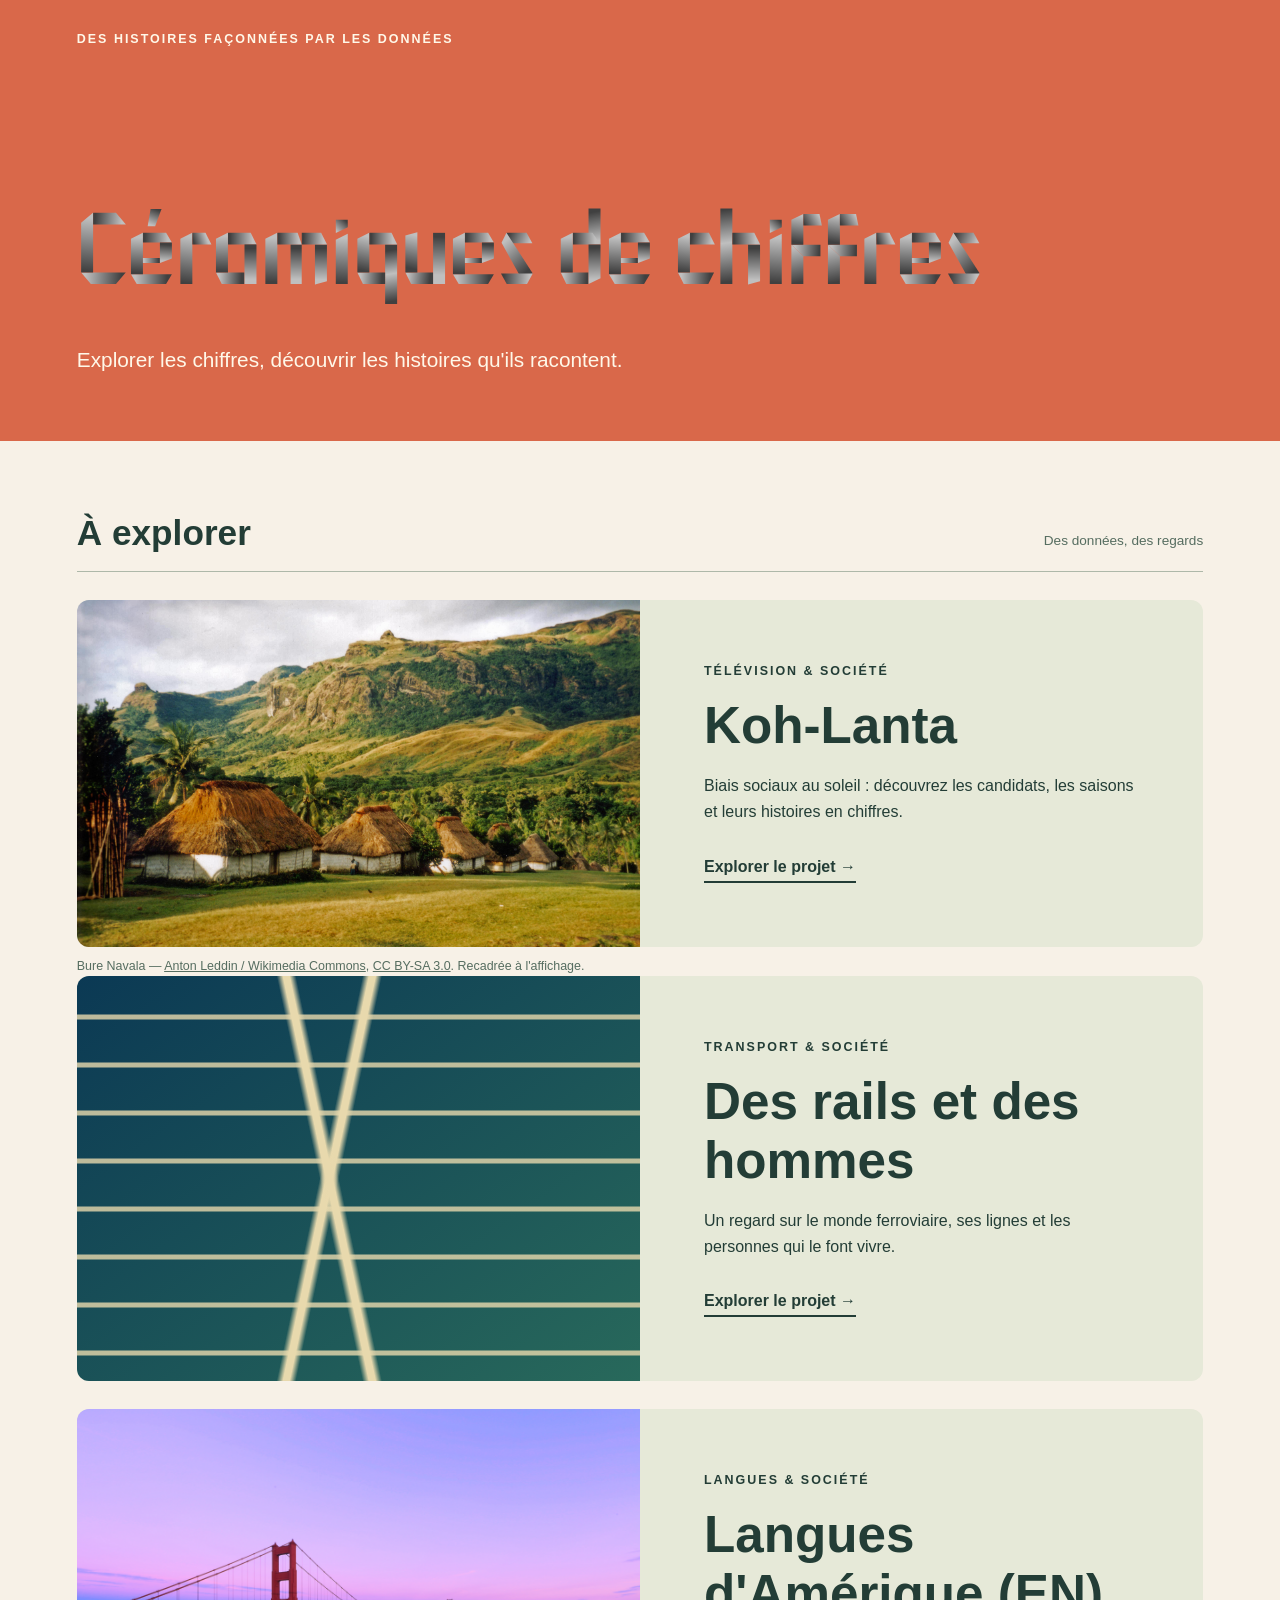
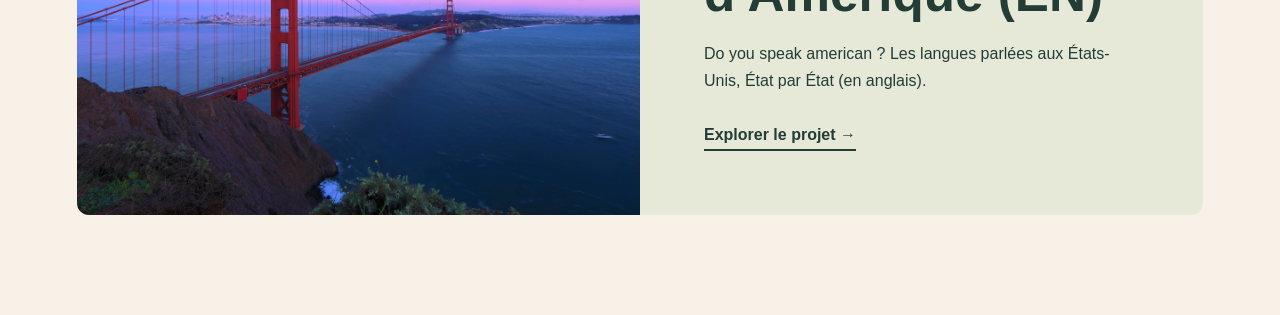
<file: index.html>
<!DOCTYPE html>
<html lang="fr">
<head>
    <meta charset="UTF-8">
    <meta name="viewport" content="width=device-width, initial-scale=1.0">
    <meta name="description" content="Des histoires et des données à explorer.">
    <title>Céramiques de chiffres</title>
    <link rel="preconnect" href="https://fonts.googleapis.com">
    <link rel="preconnect" href="https://fonts.gstatic.com" crossorigin>
    <link href="https://fonts.googleapis.com/css2?family=Foldit:wght@100..900&family=Oi&display=swap" rel="stylesheet">
    <style>
        * { box-sizing: border-box; }
        body {
            margin: 0;
            background: #f7f1e7;
            color: #233d36;
            font-family: 'Segoe UI', Tahoma, Geneva, Verdana, sans-serif;
        }
        .site-header {
            padding: 32px clamp(22px, 6vw, 88px) 65px;
            background: #d9684a;
            color: #fff8e9;
        }
        .eyebrow {
            margin: 0;
            font-size: 0.78rem;
            font-weight: 700;
            letter-spacing: 0.16em;
            text-transform: uppercase;
        }
        .hero {
            max-width: 1200px;
            margin: 0 auto;
            padding-top: clamp(70px, 12vw, 150px);
        }
        h1 {
            max-width: 1100px;
            margin: 0;
            font-family: "Foldit", sans-serif;
            font-optical-sizing: auto;
            font-size: clamp(2.4rem, 7.8vw, 7rem);
            font-weight: 500;
            font-style: normal;
            line-height: 1.17;
            overflow-wrap: anywhere;
        }
        .hero p {
            max-width: 560px;
            margin: 30px 0 0;
            font-size: clamp(1.05rem, 2vw, 1.3rem);
            line-height: 1.6;
        }
        main {
            max-width: 1376px;
            margin: 0 auto;
            padding: 72px clamp(22px, 6vw, 88px) 100px;
        }
        .section-heading {
            display: flex;
            align-items: baseline;
            justify-content: space-between;
            gap: 20px;
            border-bottom: 1px solid #aeb8a9;
            padding-bottom: 18px;
            margin-bottom: 28px;
        }
        .section-heading h2 { margin: 0; font-size: clamp(1.6rem, 3vw, 2.2rem); }
        .section-heading span { font-size: 0.85rem; color: #566d60; }
        .project {
            display: grid;
            grid-template-columns: minmax(0, 1fr) minmax(0, 1fr);
            overflow: hidden;
            border-radius: 12px;
            background: #e6e9d8;
            color: inherit;
            text-decoration: none;
        }
        .project + .project { margin-top: 28px; }
        .project:focus-visible { outline: 4px solid #233d36; outline-offset: 5px; }
        .project-image {
            min-height: 300px;
            background: #0b3954 url('pictures/BureNavala2.jpg') center / cover;
        }
        .project-image--rails {
            background:
                linear-gradient(78deg, transparent 44%, #e8d9ad 45% 46%, transparent 47%),
                linear-gradient(102deg, transparent 44%, #e8d9ad 45% 46%, transparent 47%),
                repeating-linear-gradient(0deg, transparent 0 25px, rgba(232, 217, 173, 0.8) 26px 30px, transparent 31px 48px),
                linear-gradient(145deg, #0b3954, #28695b);
        }
        .project-image--langues {
            background: #0b3954 url('pictures/golden_gate.jpg') center / cover;
        }
        .project-content {
            display: flex;
            flex-direction: column;
            align-items: flex-start;
            justify-content: center;
            padding: clamp(30px, 5vw, 70px);
        }
        .project-content h3 { margin: 18px 0; font-size: clamp(2rem, 4vw, 3.2rem); }
        .project-content p:not(.eyebrow) { margin: 0; line-height: 1.65; }
        .project-action {
            margin-top: 32px;
            padding-bottom: 5px;
            border-bottom: 2px solid currentColor;
            font-weight: 700;
        }
        .project:hover .project-action { color: #a3412b; }
        .image-credit { margin: 10px 0 0; color: #566d60; font-size: 0.78rem; line-height: 1.5; }
        .image-credit a { color: inherit; }
        @media (max-width: 700px) {
            .project { grid-template-columns: 1fr; }
            .project-image { min-height: 220px; }
            .section-heading { align-items: flex-start; flex-direction: column; gap: 8px; }
        }
    </style>
</head>
<body>
    <header class="site-header">
        <p class="eyebrow">Des histoires façonnées par les données</p>
        <div class="hero">
            <h1>Céramiques de chiffres</h1>
            <p>Explorer les chiffres, découvrir les histoires qu'ils racontent.</p>
        </div>
    </header>
    <main>
        <div class="section-heading">
            <h2>À explorer</h2>
            <span>Des données, des regards</span>
        </div>
        <a class="project" href="koh-lanta.html">
            <div class="project-image" aria-hidden="true"></div>
            <div class="project-content">
                <p class="eyebrow">Télévision &amp; société</p>
                <h3>Koh-Lanta</h3>
                <p>Biais sociaux au soleil : découvrez les candidats, les saisons et leurs histoires en chiffres.</p>
                <span class="project-action">Explorer le projet →</span>
            </div>
        </a>
        <p class="image-credit">Bure Navala — <a href="https://commons.wikimedia.org/w/index.php?curid=1943651">Anton Leddin / Wikimedia Commons</a>, <a href="https://creativecommons.org/licenses/by-sa/3.0/">CC BY-SA 3.0</a>. Recadrée à l'affichage.</p>
        <a class="project" href="des-rails-et-des-hommes.html">
            <div class="project-image project-image--rails" aria-hidden="true"></div>
            <div class="project-content">
                <p class="eyebrow">Transport &amp; société</p>
                <h3>Des rails et des hommes</h3>
                <p>Un regard sur le monde ferroviaire, ses lignes et les personnes qui le font vivre.</p>
                <span class="project-action">Explorer le projet →</span>
            </div>
        </a>
        <a class="project" href="languages-of-america/index.html">
            <div class="project-image project-image--langues" aria-hidden="true"></div>
            <div class="project-content">
                <p class="eyebrow">Langues &amp; société</p>
                <h3>Langues d'Amérique (EN)</h3>
                <p>Do you speak american ? Les langues parlées aux États-Unis, État par État (en anglais).</p>
                <span class="project-action">Explorer le projet →</span>
            </div>
        </a>
    </main>
</body>
</html>
</file>
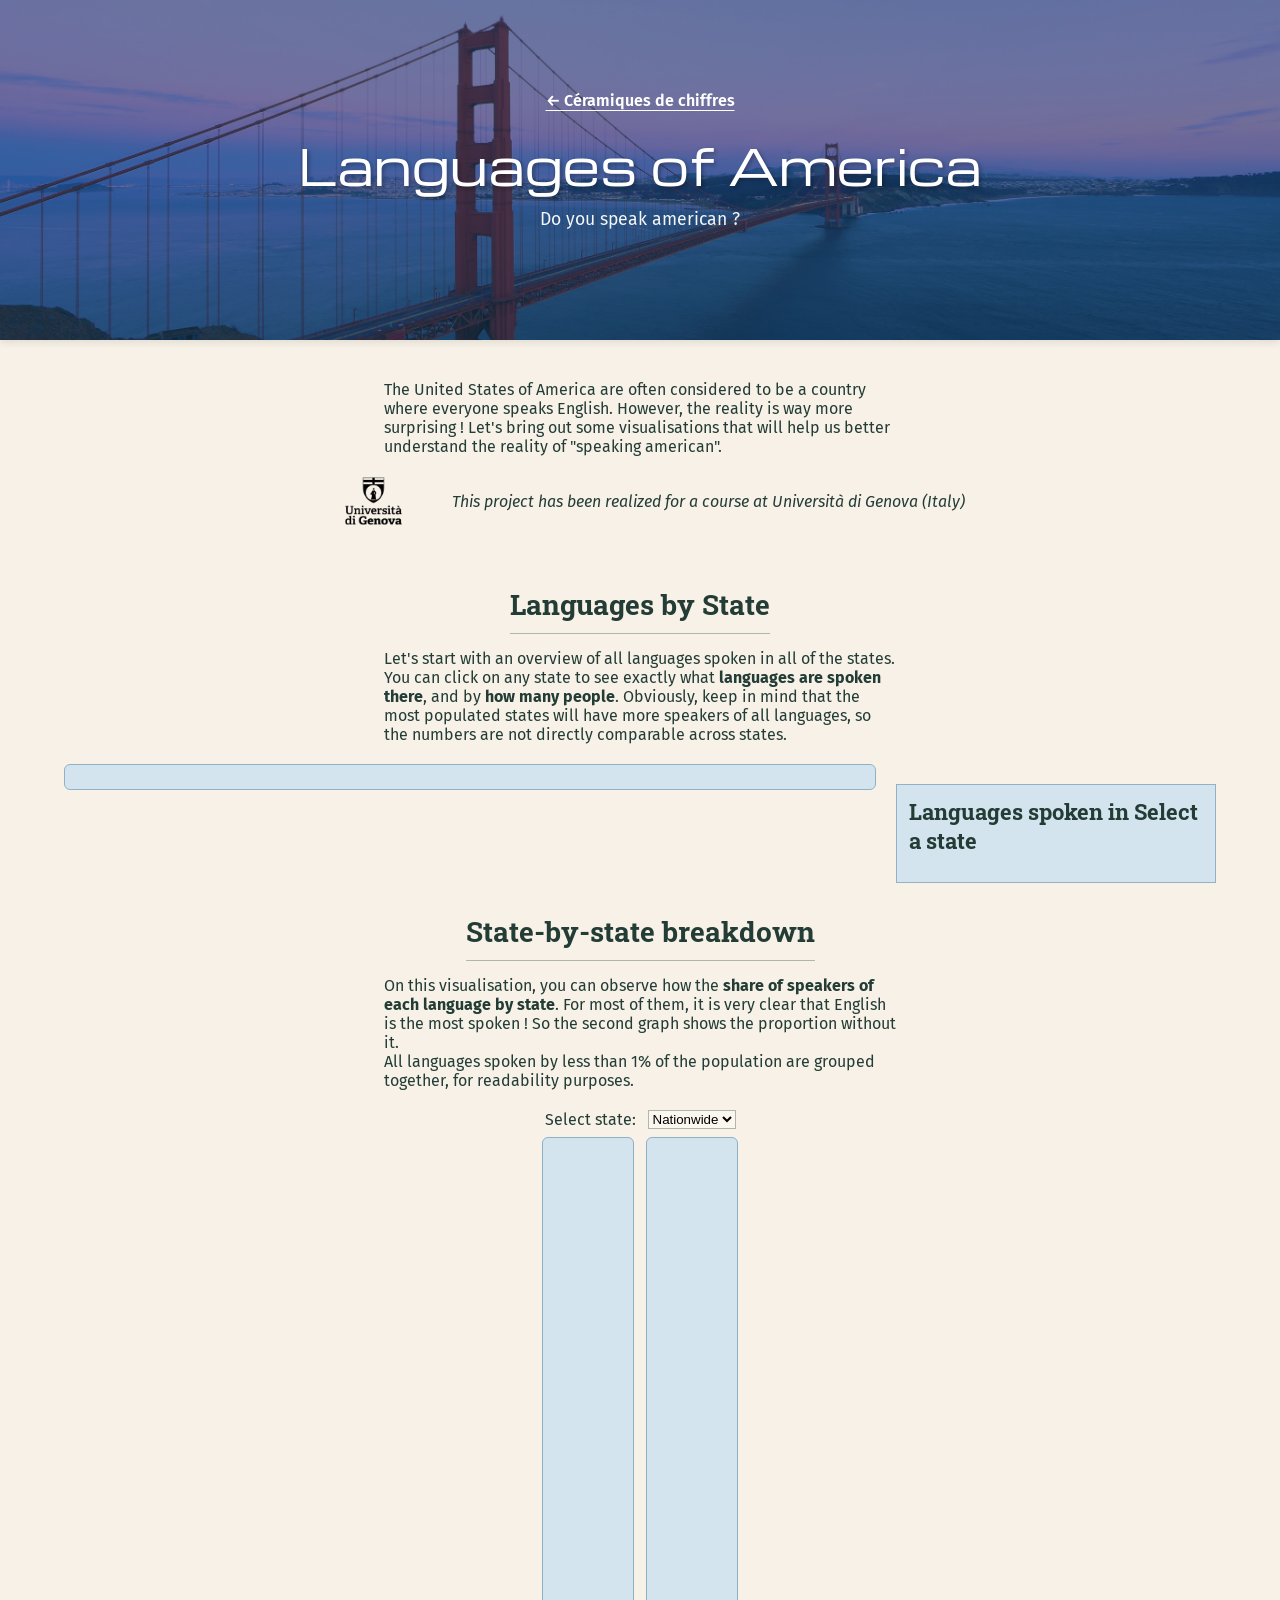
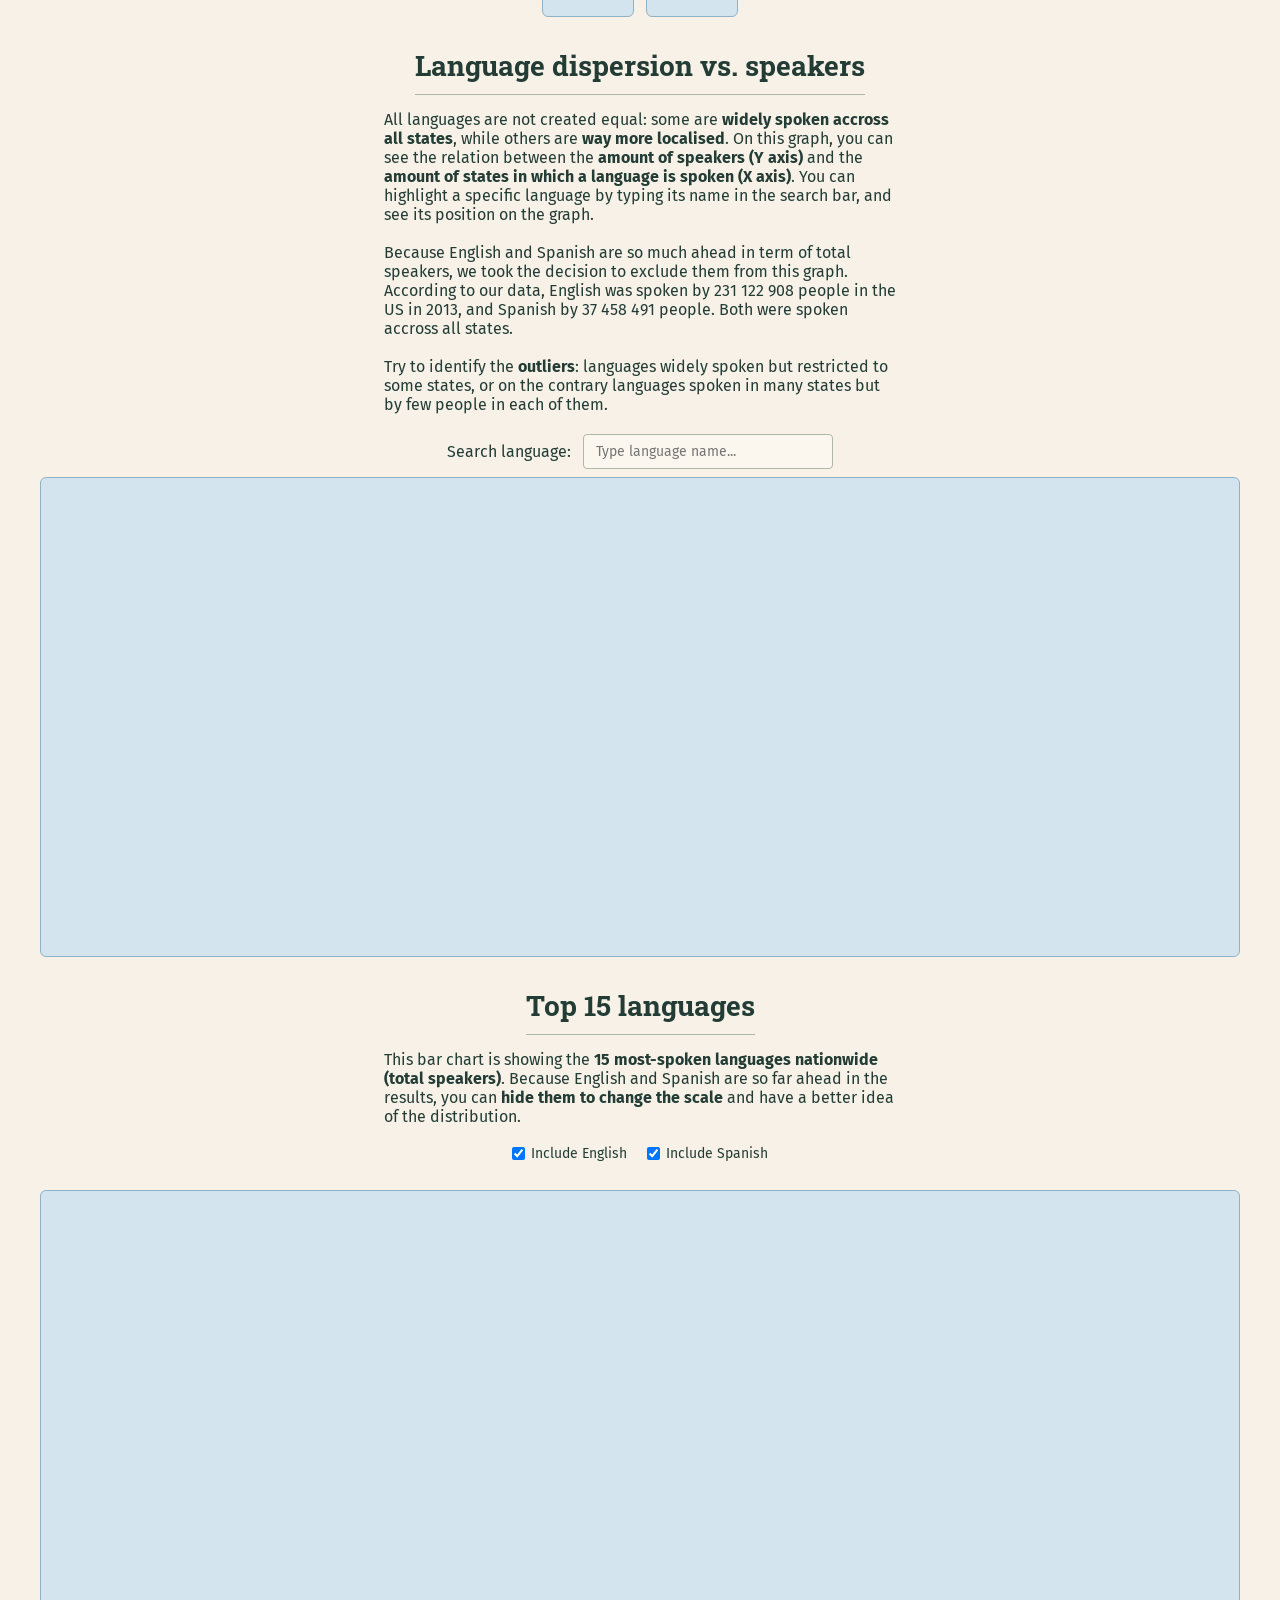
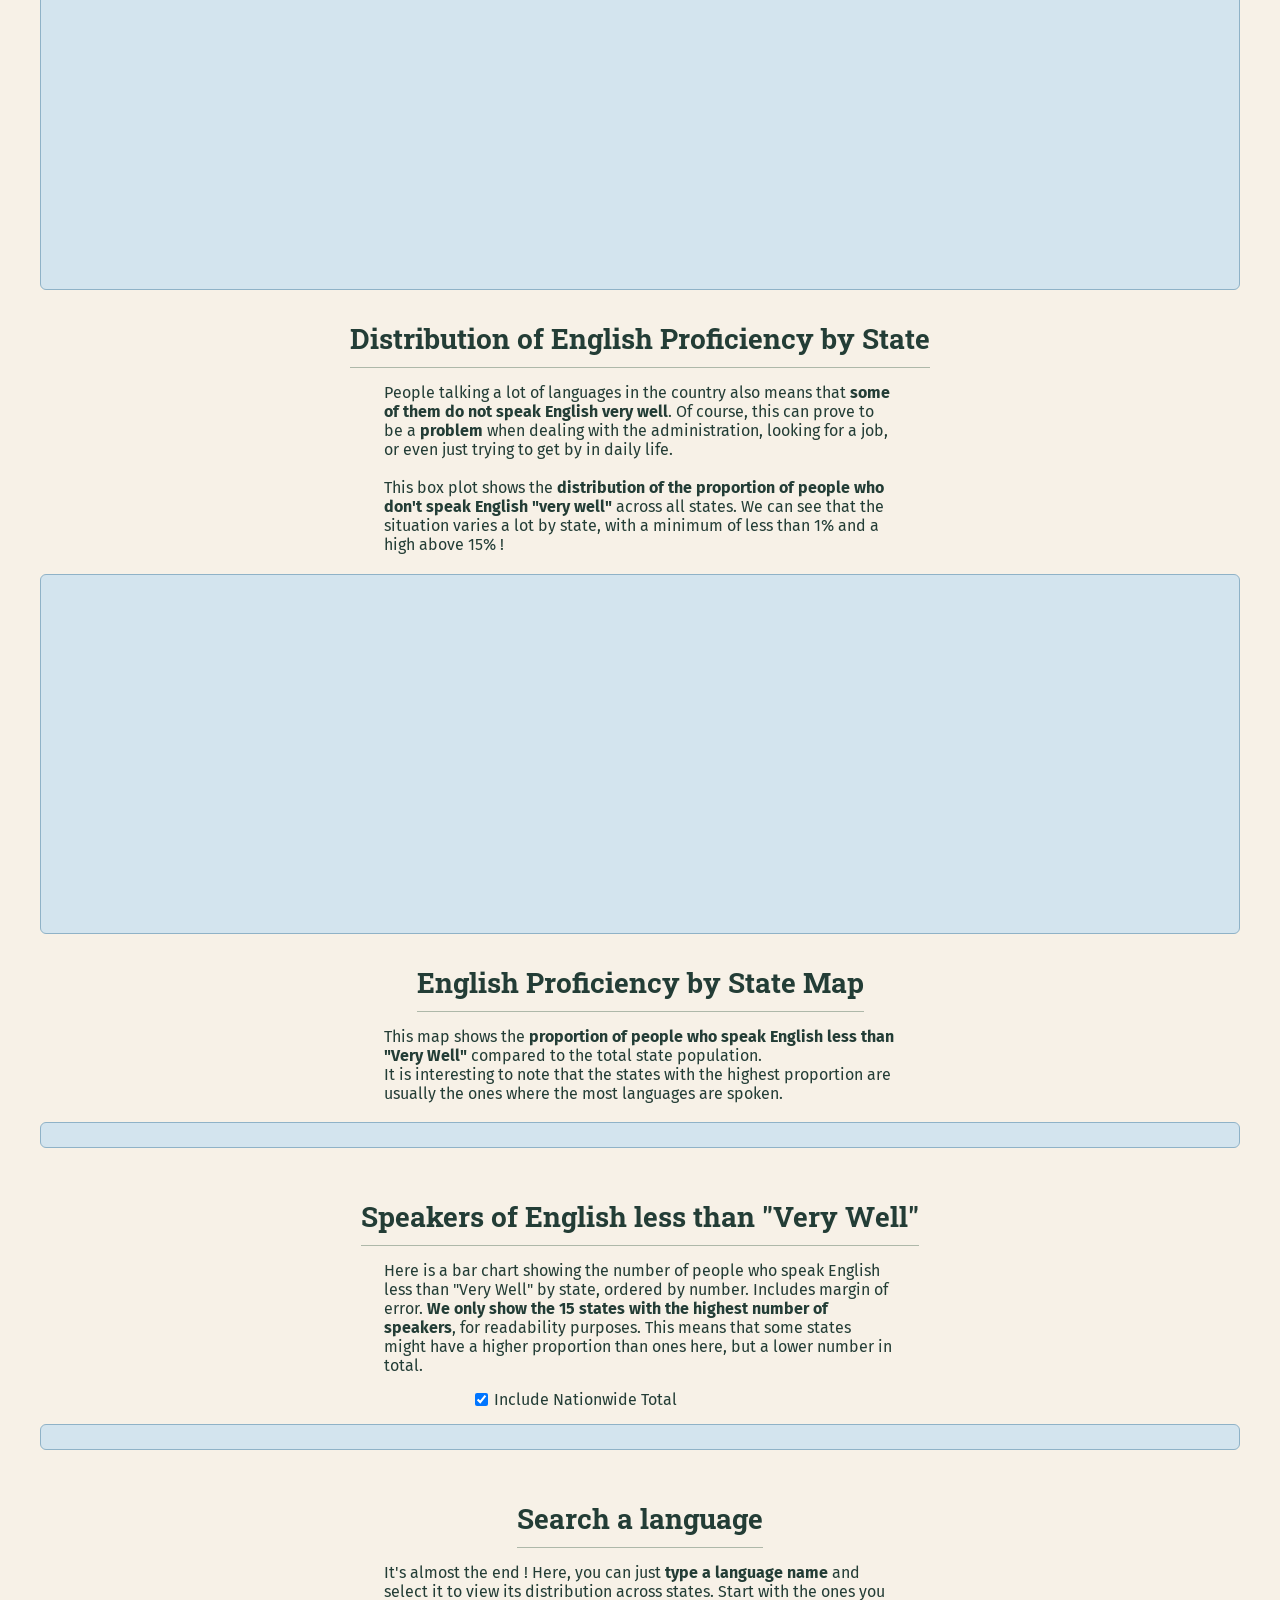
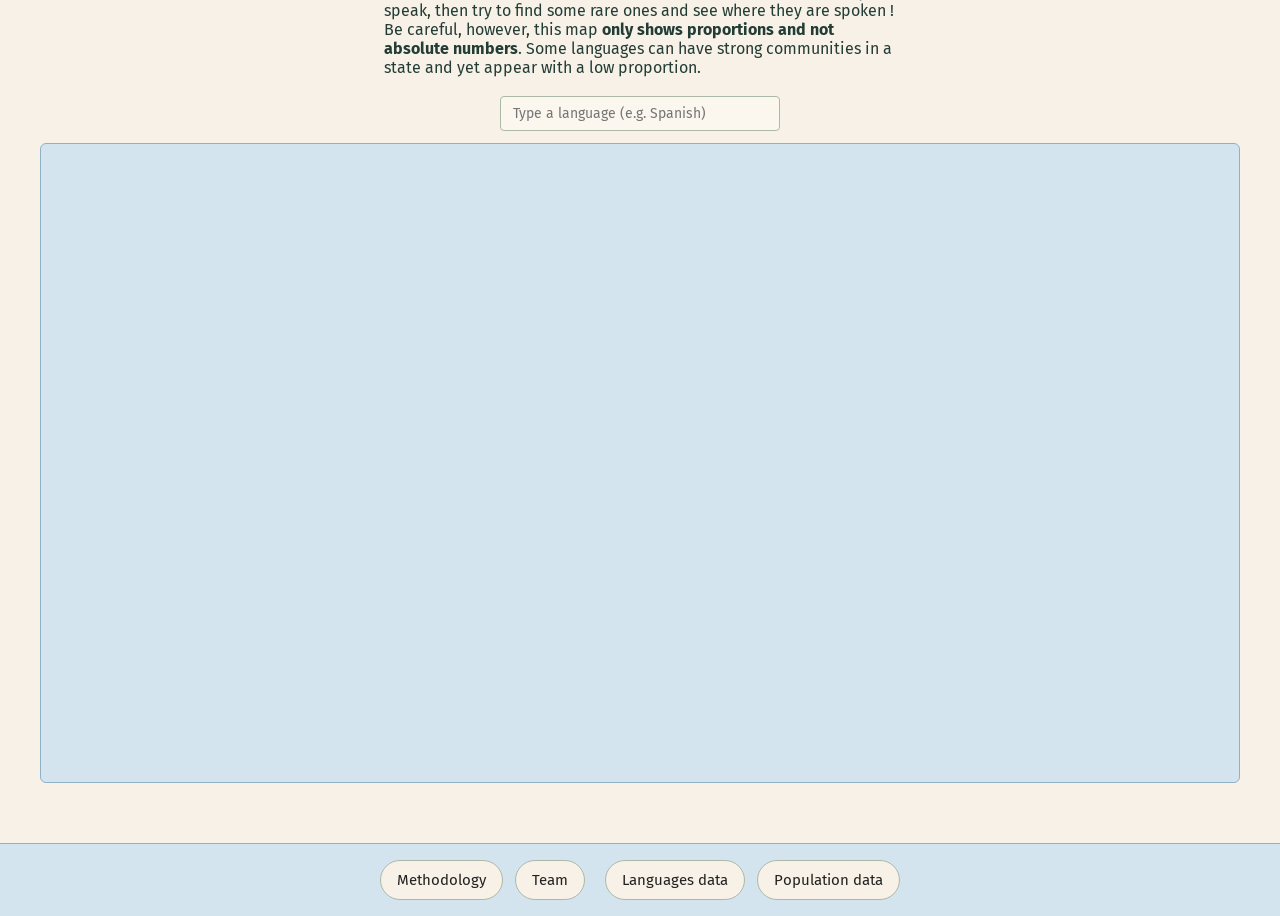
<file: languages-of-america/index.html>
<!DOCTYPE html>
<html lang="en">
<head>
    <meta charset="UTF-8">
    <meta name="viewport" content="width=device-width, initial-scale=1.0">
    <title>Languages of America</title>
    <link rel="stylesheet" href="style.css">
    <link rel="preconnect" href="https://fonts.googleapis.com">
    <link rel="preconnect" href="https://fonts.gstatic.com" crossorigin>
    <link href="https://fonts.googleapis.com/css2?family=Michroma&display=swap" rel="stylesheet">
    <link href="https://fonts.googleapis.com/css2?family=Fira+Sans:ital,wght@0,100;0,200;0,300;0,400;0,500;0,600;0,700;0,800;0,900;1,100;1,200;1,300;1,400;1,500;1,600;1,700;1,800;1,900&family=Roboto+Slab:wght@100..900&display=swap" rel="stylesheet">
    <script src="https://d3js.org/d3.v7.js"></script>
    <script src="https://d3js.org/topojson.v3.js"></script>
</head>
<body>
    <header class="site-header">
        <img src="../pictures/golden_gate.jpg" alt="">
        <div class="hero">
            <a class="home-link" href="../index.html">← Céramiques de chiffres</a>
            <h1>Languages of America</h1>
            <p>Do you speak american ?</p>
        </div>
    </header>
    
    <p>The United States of America are often considered to be a country
        where everyone speaks English.
        However, the reality is way more surprising ! 
        Let's bring out some visualisations that will help us better understand the reality of "speaking american".
    </p>

    <div class="course-note">
        <img src="logo-black_unige.png" alt="Università di Genova logo">
        <p>This project has been realized for a course at Università di Genova (Italy)</p>
    </div>
    
    <h2>Languages by State</h2>
    <p> Let's start with an overview of all languages spoken in all of the states. You can click on any state to see exactly what <b>languages are spoken there</b>, and by <b>how many people</b>.
        Obviously, keep in mind that the most populated states will have more speakers of all languages, so the numbers are not directly comparable across states.
    </p>
    
    <div class="map-and-list">
        <div id="map-container"></div>

        <div id="selected-state-info">
            <h3>Languages spoken in <span id="selected-state">Select a state</span></h3>
            <div id="languages-container"></div>
        </div>
    </div>

    <h2>State-by-state breakdown</h2>
    <p>
        On this visualisation, you can observe how the <b>share of speakers of each language by state</b>. For most of them, it is very clear that
        English is the most spoken ! So the second graph shows the proportion without it. 
        <br>
        All languages spoken by less than 1% of the population are grouped together, for readability purposes.
    </p>
    <div id="pie-section">
        <div class="pie-controls">
            <label for="pie-state-select">Select state:</label>
            <select id="pie-state-select">
                <option value="">Nationwide</option>
            </select>
        </div>

        <div id="pie-container">
            <div class="pie-box" id="pie-with-eng">
                <!-- caption and svg inserted by JS -->
            </div>
            <div class="pie-box" id="pie-no-eng">
                <!-- caption and svg inserted by JS -->
            </div>
        </div>
    </div>

    <h2>Language dispersion vs. speakers</h2>
    <p>
        All languages are not created equal: some are <b>widely spoken accross all states</b>, while others are <b>way more localised</b>.
        On this graph, you can see the relation between the <b>amount of speakers (Y axis)</b> and the <b>amount of states in which a language is spoken (X axis)</b>.
        You can highlight a specific language by typing its name in the search bar, and see its position on the graph.
        <br>
        <br> Because English and Spanish are so much ahead in term of total speakers, we took the decision to exclude them from this graph.
        <br> According to our data, English was spoken by 231 122 908 people in the US in 2013, and Spanish by 37 458 491 people. Both were spoken accross all states.
        <br>
        <br> Try to identify the <b>outliers</b>: languages widely spoken but restricted to some states, or on the contrary languages spoken in many states but by few people in each of them.
    </p>
    <div id="dot-section">
        <div class="dot-controls">
            <label for="language-search">Search language:</label>
            <input type="text" id="language-search" list="language-list" placeholder="Type language name...">
            <datalist id="language-list"></datalist>
        </div>
        <div id="dot-container"></div>
    </div>
    
    <h2>Top 15 languages</h2>
    <p>This bar chart is showing the <b>15 most-spoken languages nationwide (total speakers)</b>. Because English and Spanish are so far
        ahead in the results, you can <b>hide them to change the scale</b> and have a better idea of the distribution.<br><br>
    </p>
    <div class="bar-controls">
        <label><input type="checkbox" id="bar-english-check" checked /> Include English</label>
        <label><input type="checkbox" id="bar-spanish-check" checked /> Include Spanish</label>
    </div>
    <div id="bar-section">
        <div id="bar-container"></div>
    </div>

    <h2>Distribution of English Proficiency by State</h2>
    <p>
        People talking a lot of languages in the country also means that <b>some of them do not speak English very well</b>.
        Of course, this can prove to be a <b>problem</b> when dealing with the administration, looking for a job, or even just trying to get by in daily life.
        <br><br>This box plot shows the <b>distribution of the proportion of people who don't speak English "very well"</b> across all states.
        We can see that the situation varies a lot by state, with a minimum of less than 1% and a high above 15% ! 
    </p>
    <div id="boxplot-section">
        <div id="boxplot-container"></div>
    </div>

    <h2>English Proficiency by State Map</h2>
    <p>This map shows the <b>proportion of people who speak English less than "Very Well"</b> compared to the total state population.
        <br> It is interesting to note that the states with the highest proportion are usually the ones where the most languages are spoken.
        <br>
        <br>

    </p>
    <div id="english-proficiency-map-container"></div>

    <h2>Speakers of English less than "Very Well"</h2>
    <p>Here is a bar chart showing the number of people who speak English less than "Very Well" by state, ordered by number. Includes margin of error.
        <b>We only show the 15 states with the highest number of speakers</b>, for readability purposes. This means that some states might have a higher proportion than ones here, but a lower number in total.
    </p>
    <div class="english-histogram-controls">
        <label><input type="checkbox" id="histogram-nationwide-check" checked /> Include Nationwide Total</label>
    </div>
    <div id="english-histogram-container"></div>

    <h2>Search a language</h2>
    <p>It's almost the end ! Here, you can just <b>type a language name</b> and select it to view its distribution across states.
        Start with the ones you speak, then try to find some rare ones and see where they are spoken ! 
        <br>Be careful, however, this map <b>only shows proportions and not absolute numbers</b>. Some languages can have strong communities in a state and yet appear with a low proportion.<br><br>
    </p>
    <div id="language-search-section">
        <input id="language-map-search" list="language-map-list" placeholder="Type a language (e.g. Spanish)" />
        <datalist id="language-map-list"></datalist>
    </div>
    <div id="language-map-container"></div>

    <footer class="site-footer">
        <div class="footer-links">
            <a href="methodology.html">Methodology</a>
            <a href="team.html">Team</a>
        </div>
        <div class="footer-links">
            <a href="https://www.kaggle.com/datasets/amartinson193/us-languages-census-data-20092013" target="_blank" rel="noopener">Languages data</a>
            <a href="https://www.kaggle.com/datasets/quarkspark/us-statewise-population-2010-2019" target="_blank" rel="noopener">Population data</a>
        </div>
    </footer>
    
    <script src="map-visualization.js"></script>
</body>
</html>
</file>
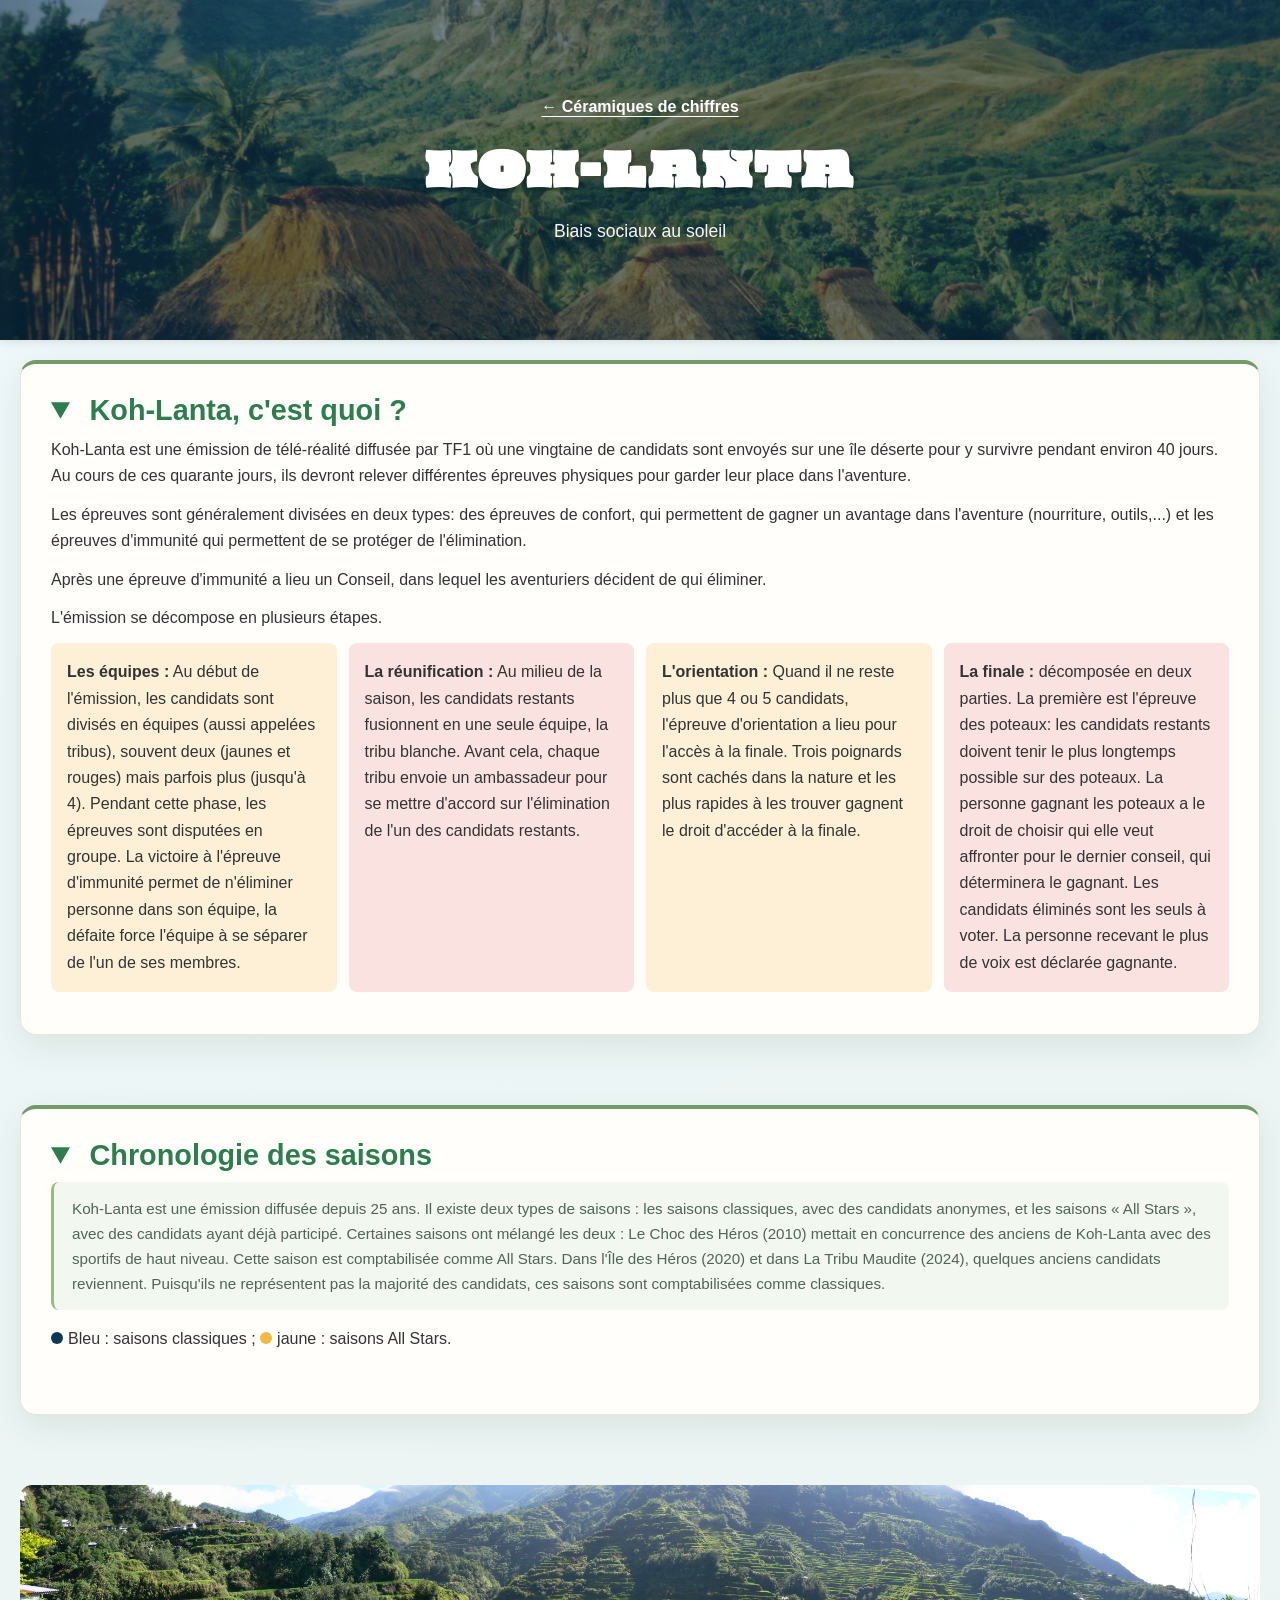
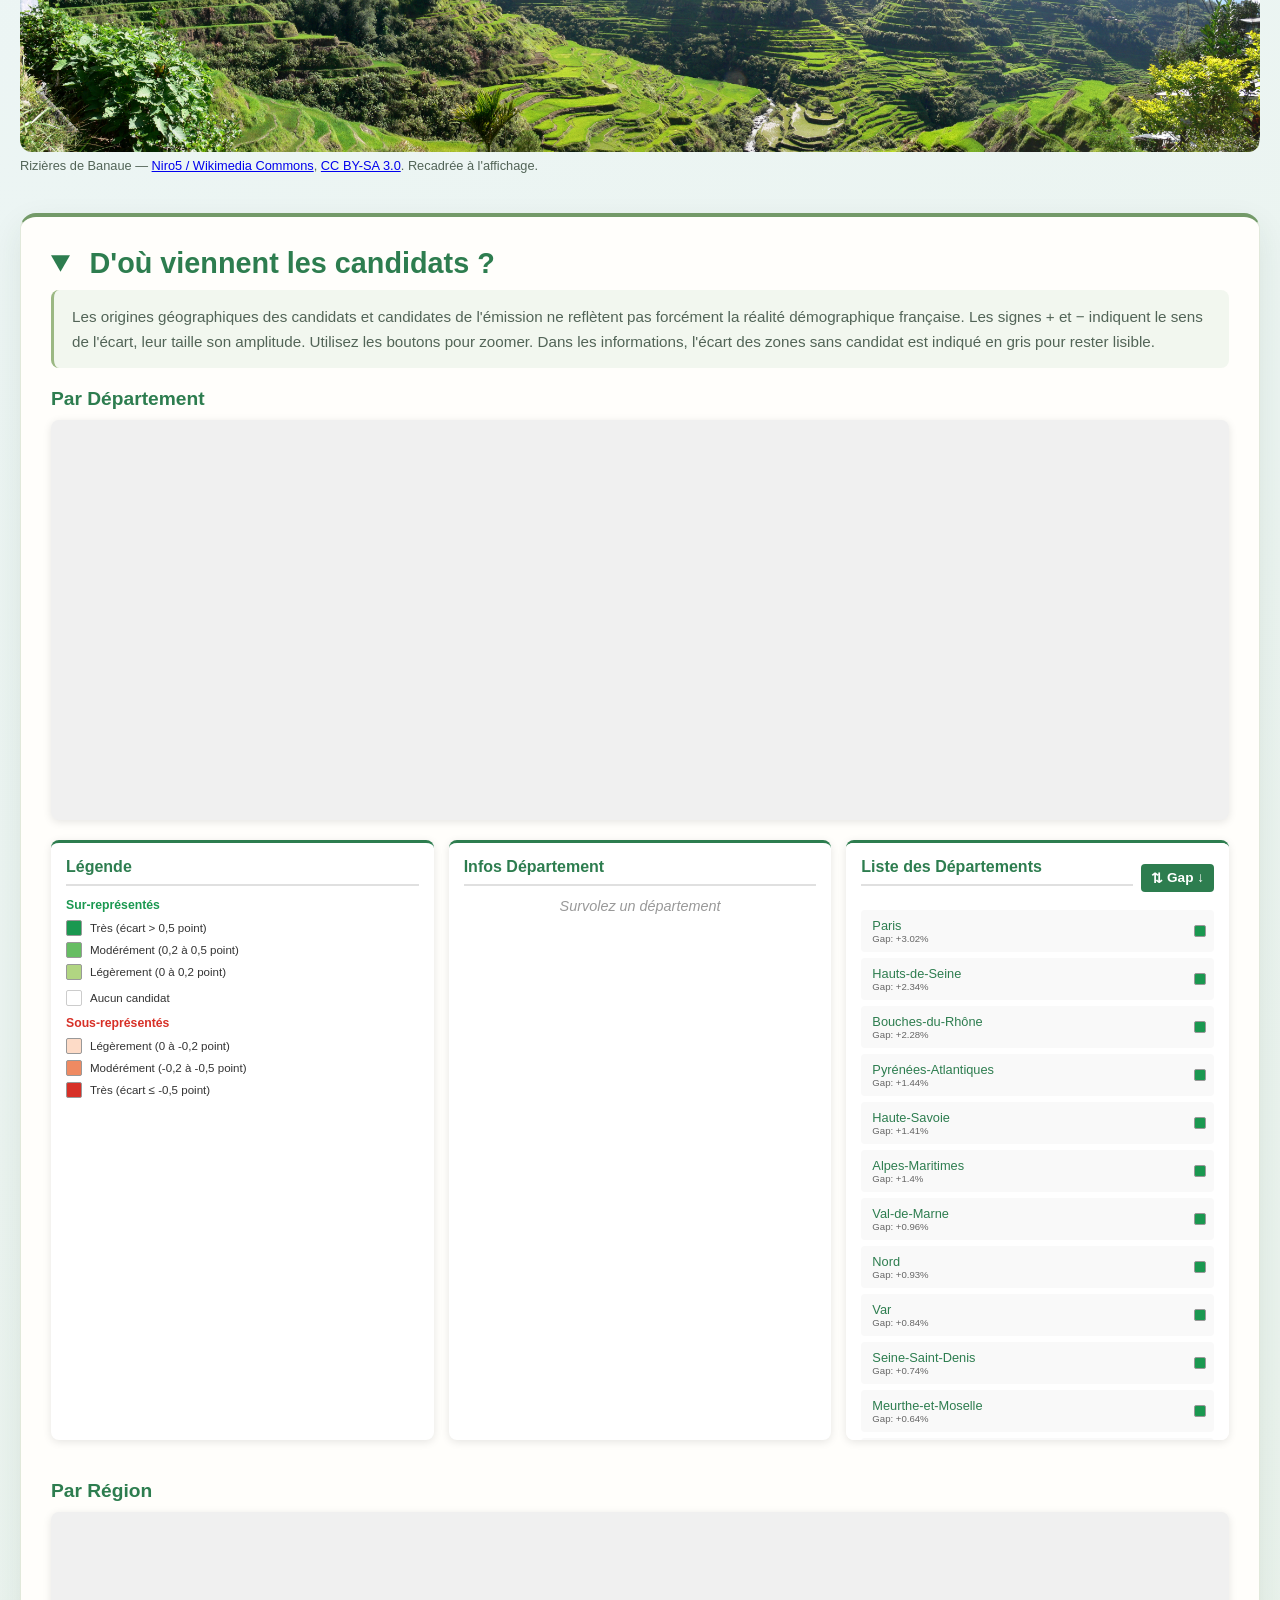
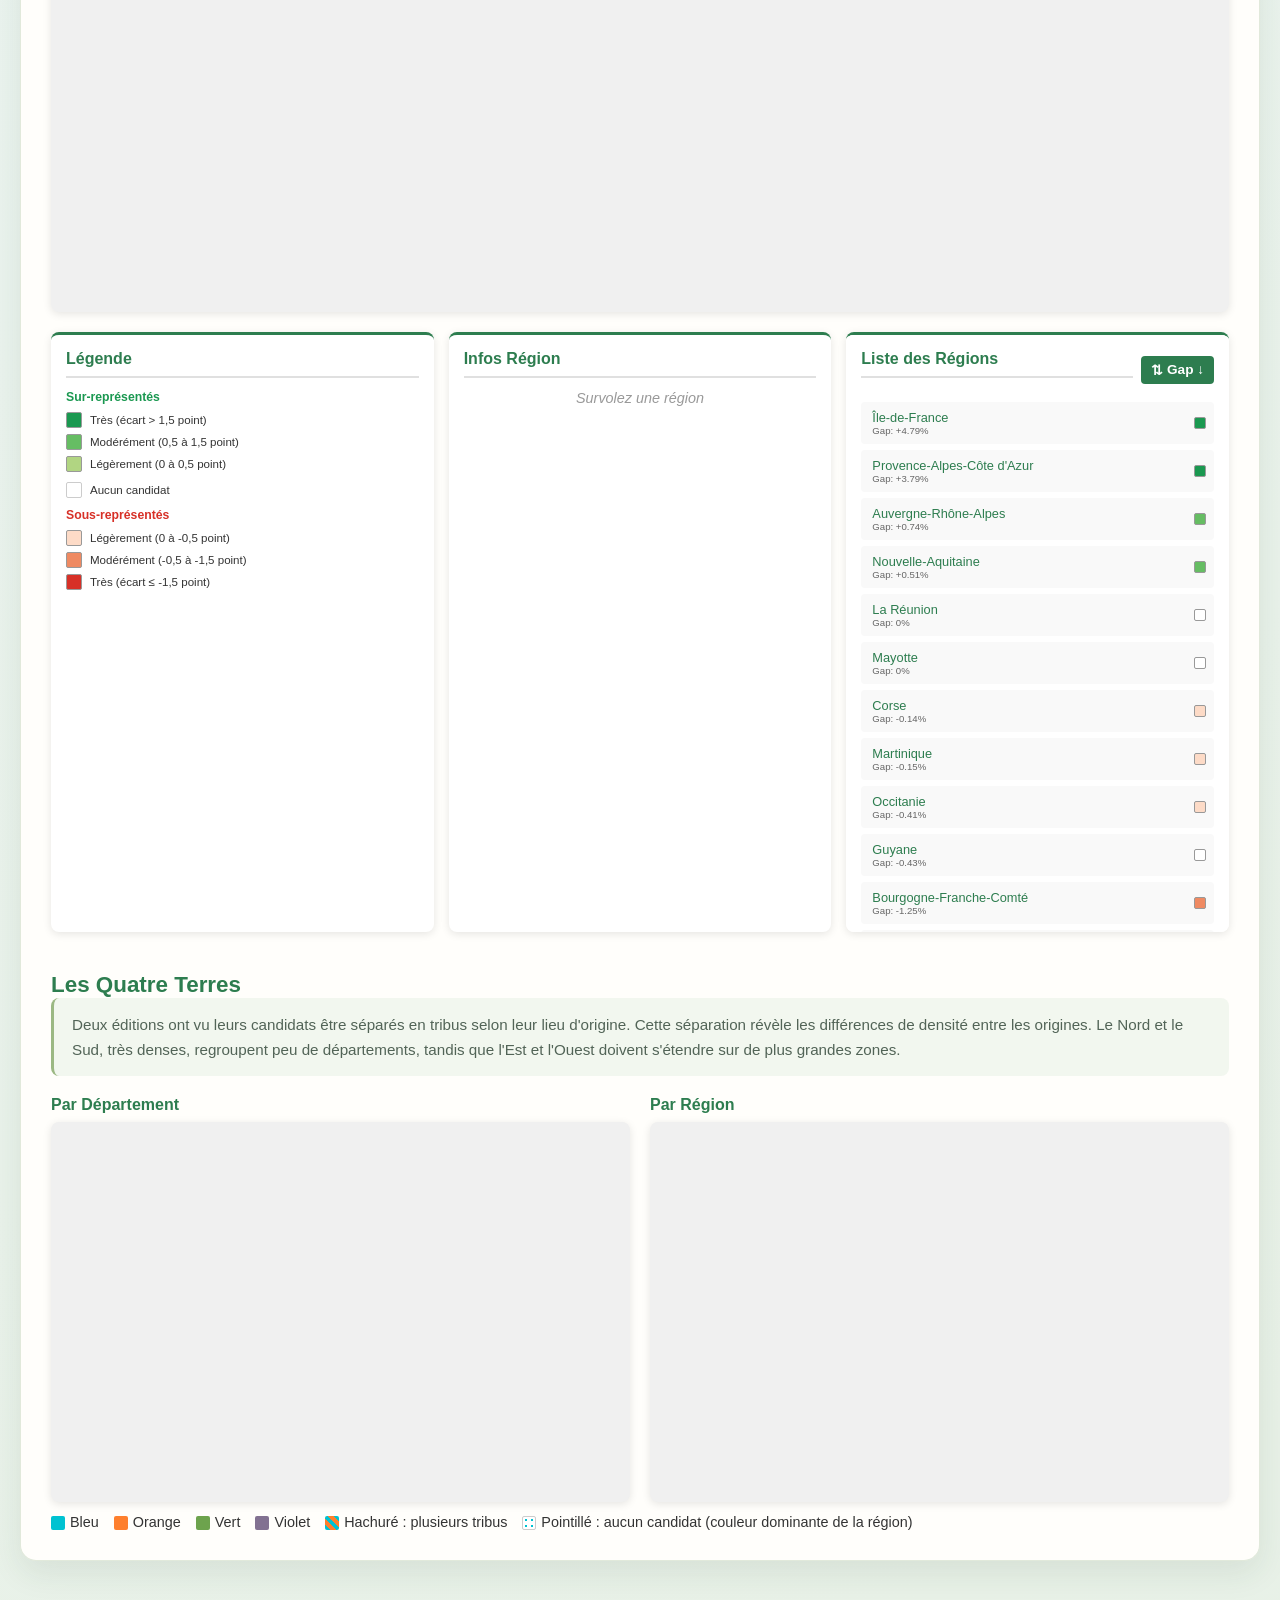
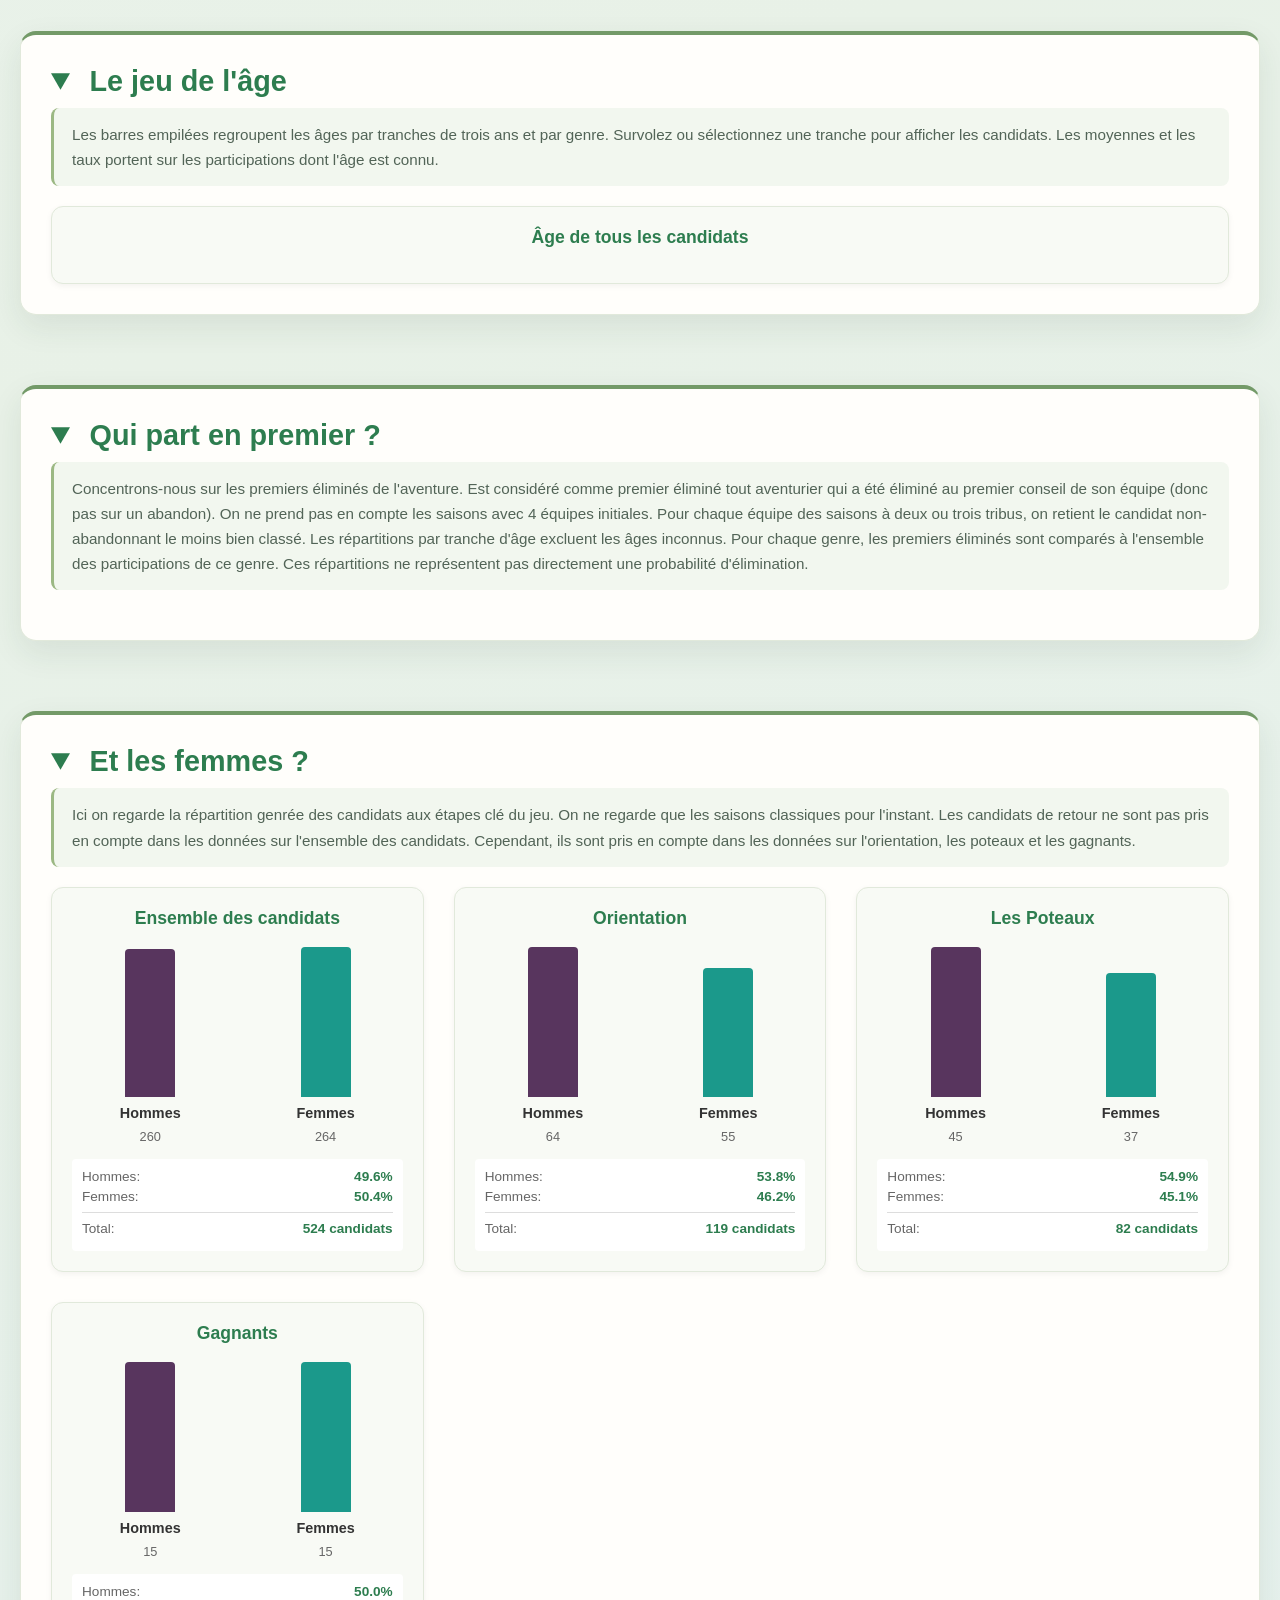
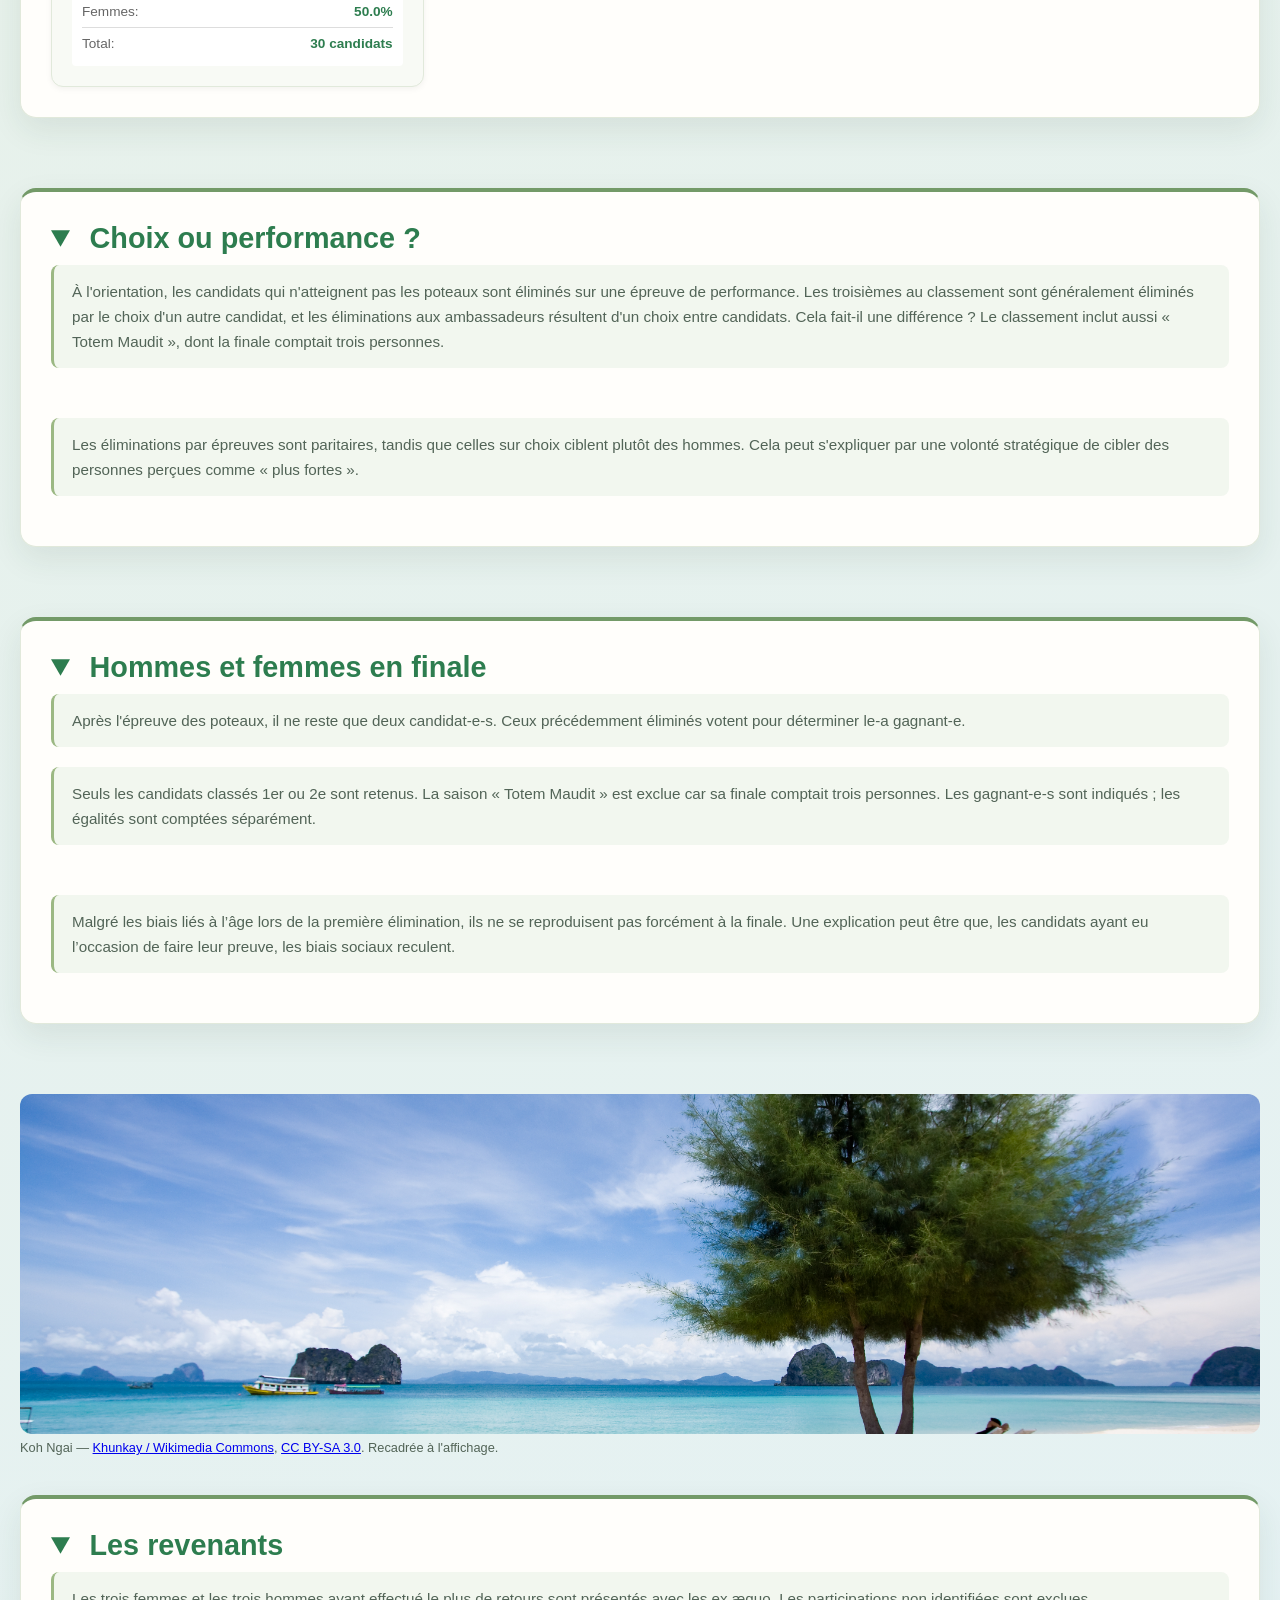
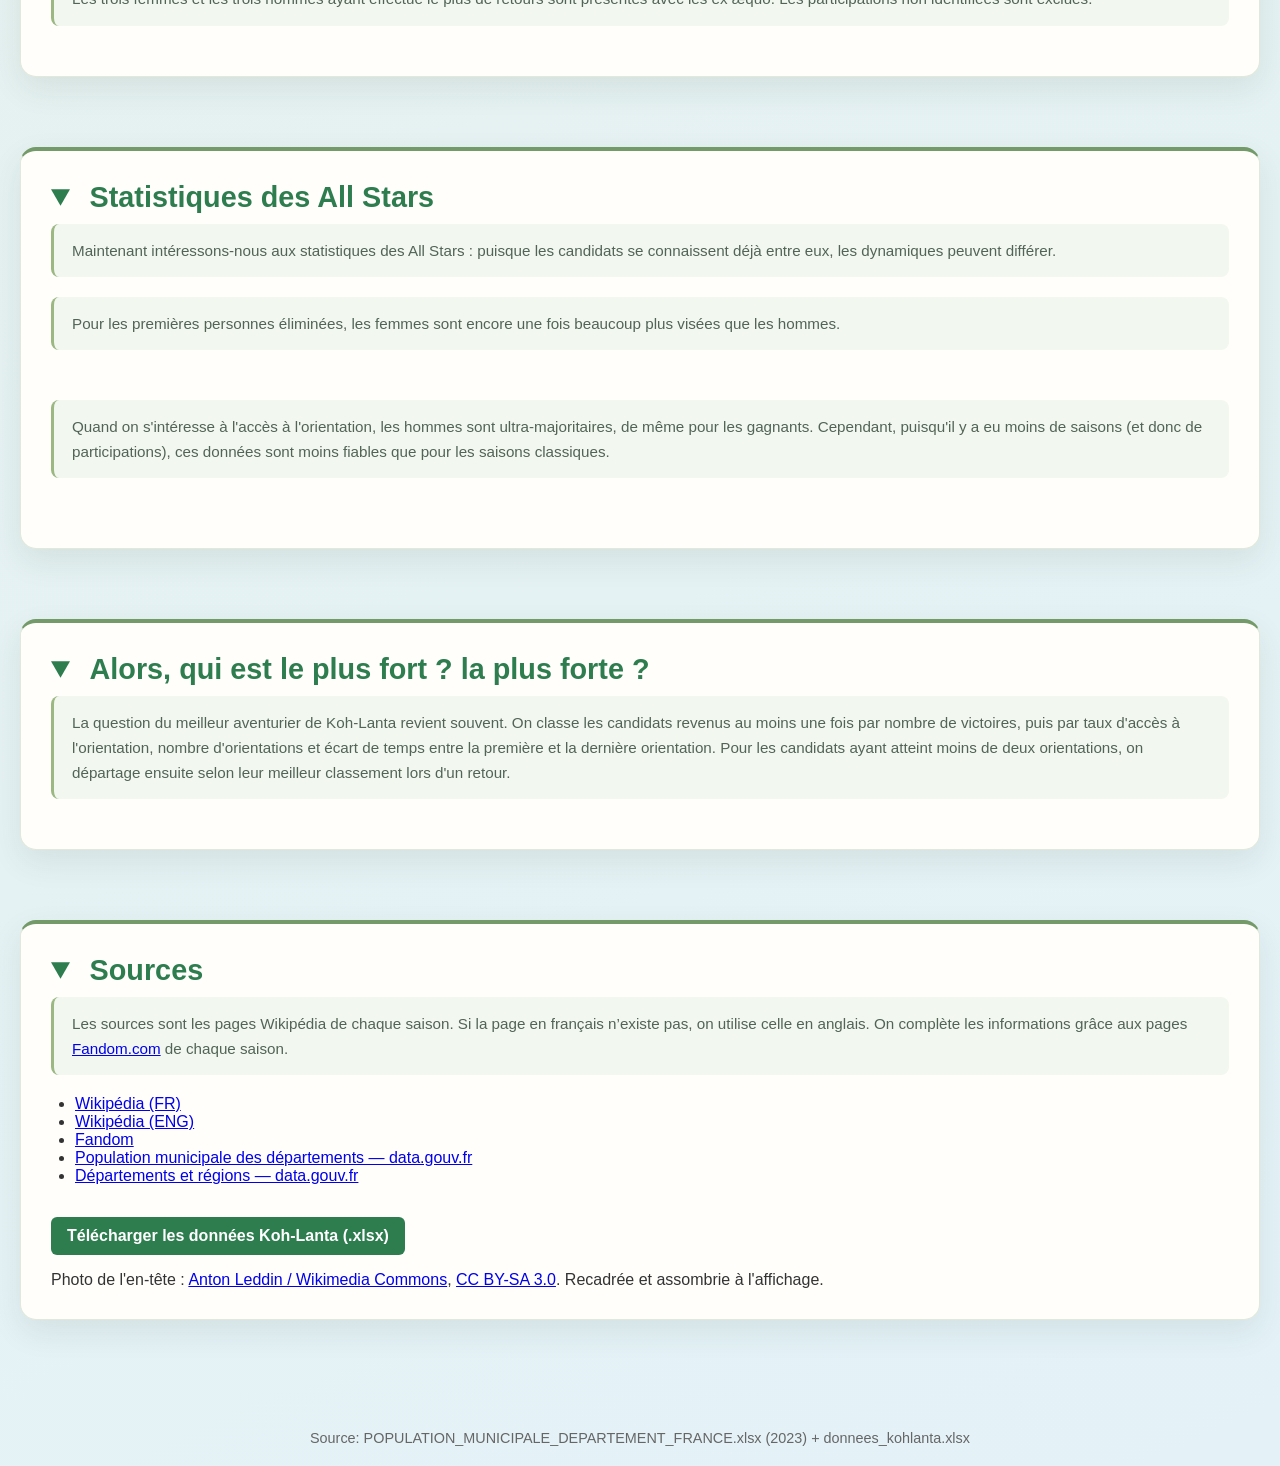
<file: koh-lanta.html>
<!DOCTYPE html>
<html lang="fr">
<head>
    <meta charset="UTF-8">
    <meta name="viewport" content="width=device-width, initial-scale=1.0">
    <title>Koh-Lanta en chiffres</title>
    <link rel="icon" href="data:image/svg+xml,%3Csvg xmlns='http://www.w3.org/2000/svg' viewBox='0 0 100 100'%3E%3Ctext y='.9em' font-size='90'%3E%F0%9F%8C%B4%3C/text%3E%3C/svg%3E">
    <link rel="preconnect" href="https://fonts.googleapis.com">
    <link rel="preconnect" href="https://fonts.gstatic.com" crossorigin>
    <link href="https://fonts.googleapis.com/css2?family=Oi&display=swap" rel="stylesheet">
    <style>
        * {
            margin: 0;
            padding: 0;
            box-sizing: border-box;
        }

        body {
            font-family: 'Segoe UI', Tahoma, Geneva, Verdana, sans-serif;
            background: linear-gradient(155deg, #eef7fa 0%, #e8f1e7 52%, #e4f2f8 100%);
            min-height: 100vh;
            color: #333;
        }

        .header {
            position: relative;
            background: #0B3954;
            color: white;
            min-height: 340px;
            display: grid;
            place-items: center;
            text-align: center;
            box-shadow: 0 2px 8px rgba(0, 0, 0, 0.1);
        }
        .header::after { content: ''; position: absolute; inset: 0; background: rgba(11, 57, 84, 0.55); }
        .header-text { position: relative; z-index: 1; padding: 30px 20px; }
        .home-link { display: inline-block; margin-bottom: 20px; color: white; font-weight: 600; text-underline-offset: 4px; }
        .home-link:focus-visible { outline: 3px solid white; outline-offset: 4px; }

        .header h1 {
            font-family: 'Oi', Georgia, serif;
            font-size: 3em;
            margin-bottom: 10px;
            text-shadow: 2px 2px 4px rgba(0, 0, 0, 0.3);
            font-weight: 400;
            letter-spacing: 1px;
        }

        .header p {
            font-size: 1.1em;
            opacity: 0.95;
        }
        .header img { position: absolute; inset: 0; width: 100%; height: 100%; object-fit: cover; }

        .container {
            max-width: 1800px;
            margin: 0 auto;
            padding: 20px 20px;
        }
        .landscape { margin: 0; }
        .landscape img { display: block; width: 100%; max-height: 340px; object-fit: cover; border-radius: 12px; }
        .landscape figcaption { color: #526457; font-size: 0.8em; margin-top: 6px; }

        .section {
            background: #fffefb;
            border-radius: 16px;
            box-shadow: 0 12px 32px rgba(34, 69, 46, 0.09);
            padding: 30px;
            margin-bottom: 30px;
            border: 1px solid #e1e9db;
            border-top: 4px solid #739a68;
        }
        .section > summary { cursor: pointer; color: #2d7d4f; }
        .section > summary::marker { font-size: 1.8em; }
        .section > summary h2 { display: inline-flex; margin-left: 8px; }
        .section > summary:focus-visible { outline: 3px solid #247aa1; outline-offset: 4px; }
        .introduction p, .introduction li { line-height: 1.65; margin-bottom: 12px; }
        .introduction ul { padding-left: 24px; }

        .section h2 {
            font-size: 1.8em;
            color: #2d7d4f;
            margin-bottom: 10px;
            display: flex;
            align-items: center;
            gap: 10px;
        }

        .introduction ul { list-style: none; padding: 0; display: grid; grid-template-columns: repeat(auto-fit, minmax(min(240px, 100%), 1fr)); gap: 12px; }
        .introduction li { padding: 16px; border-radius: 8px; background: rgba(244, 185, 66, 0.2); color: #333; }
        .introduction li:nth-child(even) { background: rgba(209, 29, 35, 0.12); color: #333; }
        .map-zoom { position: absolute; top: 10px; left: 10px; z-index: 1; display: flex; gap: 4px; }
        .map-zoom button { width: 36px; height: 36px; font-size: 1.4em; cursor: pointer; }
        #map-dept, #map-region, .tribe-map { position: relative; overflow: hidden; }
        .map-sign { pointer-events: none; font-weight: bold; text-anchor: middle; dominant-baseline: central; paint-order: stroke; stroke: white; stroke-width: 3px; stroke-linejoin: round; fill: #111; }
        .timeline { display: flex; gap: 12px; overflow-x: auto; padding: 18px 0; }
        .timeline-year { min-width: 155px; border-top: 3px solid #0B3954; padding-top: 10px; }
        .timeline-season { padding: 8px; margin-top: 8px; border-radius: 5px; background: #0B3954; color: white; }
        .timeline-season.allstar { background: #F4B942; color: #222; }
        .timeline-season small { display: block; margin-top: 5px; }
        .timeline-legend i { display: inline-block; width: 12px; height: 12px; border-radius: 50%; margin-right: 5px; }
        .ranking { list-style: none; padding: 0; display: grid; gap: 12px; }
        .ranking > li { text-align: left; background: #f8faf5; border: 1px solid #e1e9db; border-radius: 10px; padding: 14px; }
        .ranking-name { color: #2d7d4f; font-size: 1.05em; }
        .ranking-metrics { display: flex; flex-wrap: wrap; gap: 8px 18px; margin-top: 8px; font-size: 0.9em; }
        .ranking-appearances { padding-left: 20px; margin-top: 10px; font-size: 0.9em; }
        #ranking > .gender-chart { margin-top: 30px; }
        .sources-list { padding-left: 24px; margin-bottom: 16px; }
        .download-link { display: inline-block; margin: 16px 0; padding: 10px 16px; border-radius: 6px; background: #2d7d4f; color: white; text-decoration: none; font-weight: 600; }
        .download-link:hover { background: #215e3b; }
        .download-link:focus-visible { outline: 3px solid #247aa1; outline-offset: 3px; }
        .data-table { width: 100%; border-collapse: collapse; text-align: left; }
        .data-table th, .data-table td { border-bottom: 1px solid #dce7d7; padding: 10px; }
        .data-table th { color: #2d7d4f; }
        .chart-scroll { overflow-x: auto; }
        .chart-scroll > svg, .age-chart-graph svg { min-width: 550px; }
        #returnee-flow .gender-chart { overflow-x: auto; }
        #returnee-flow svg { min-width: 800px; }

        .section-description {
            color: #526457;
            font-size: 0.95em;
            margin-bottom: 20px;
            line-height: 1.65;
            padding: 14px 18px;
            background: #f2f7ef;
            border-radius: 8px;
            border-left: 3px solid #9bb883;
        }

        .maps-container {
            display: flex;
            gap: 20px;
            margin-top: 20px;
        }

        .map-item {
            flex: 1;
            display: flex;
            flex-direction: column;
        }

        .tribe-maps {
            display: flex;
            gap: 20px;
            margin-top: 15px;
        }

        .tribe-map-item {
            flex: 1;
            min-width: 0;
        }

        .tribe-map-item h4 {
            color: #2d7d4f;
            margin-bottom: 8px;
        }

        .tribe-map {
            height: 380px;
            border-radius: 8px;
            background: #f0f0f0;
            box-shadow: 0 2px 8px rgba(0, 0, 0, 0.1);
        }

        .tribe-legend {
            display: flex;
            flex-wrap: wrap;
            gap: 15px;
            margin-top: 12px;
            font-size: 0.9em;
        }

        .tribe-legend i {
            display: inline-block;
            width: 14px;
            height: 14px;
            margin-right: 5px;
            vertical-align: middle;
            border-radius: 2px;
        }

        .subsection-title {
            font-size: 1.4em;
            color: #2d7d4f;
            margin-top: 40px;
        }

        .map-item h3 {
            font-size: 1.2em;
            color: #2d7d4f;
            margin-bottom: 10px;
        }

        .map-wrapper {
            flex: 1;
            display: flex;
            gap: 20px;
            min-height: 600px;
        }

        #map-dept, #map-region {
            flex: 2;
            border-radius: 8px;
            background: #f0f0f0;
            box-shadow: 0 2px 8px rgba(0, 0, 0, 0.1);
            min-height: 600px;
            min-width: 400px;
        }

        #map-dept svg, #map-region svg, .tribe-map svg {
            width: 100%;
            height: 100%;
        }

        .department {
            stroke: #999;
            stroke-width: 0.5px;
            cursor: pointer;
            transition: all 0.2s ease;
        }

        .department:hover {
            stroke: #2d7d4f;
            stroke-width: 1.5px;
            filter: brightness(0.95);
        }

        .region {
            stroke: #999;
            stroke-width: 0.5px;
            cursor: pointer;
            transition: all 0.2s ease;
        }

        .region:hover {
            stroke: #2d7d4f;
            stroke-width: 1.5px;
            filter: brightness(0.95);
        }

        .sidebars {
            flex: 0 0 900px;
            display: flex;
            flex-direction: row;
            gap: 15px;
            max-height: 600px;
        }

        .sidebar {
            background: white;
            padding: 15px;
            border-radius: 8px;
            box-shadow: 0 2px 8px rgba(0, 0, 0, 0.1);
            overflow-y: auto;
            flex: 1 1 280px;
            min-height: 200px;
            max-height: 600px;
            border-top: 3px solid #2d7d4f;
        }

        .sidebar h3 {
            font-size: 1em;
            color: #2d7d4f;
            margin-bottom: 12px;
            font-weight: 600;
            padding-bottom: 8px;
            border-bottom: 2px solid #e0e0e0;
        }

        .legend {
            font-size: 0.85em;
        }

        .legend h4 {
            font-size: 0.9em;
            margin-top: 10px;
            margin-bottom: 8px;
            font-weight: 600;
            color: #333;
        }

        .legend-item {
            display: flex;
            align-items: center;
            margin-bottom: 6px;
        }

        .legend-color {
            width: 16px;
            height: 16px;
            border-radius: 2px;
            margin-right: 8px;
            border: 1px solid #999;
            flex-shrink: 0;
        }

        .legend-item span {
            font-size: 0.85em;
        }

        .info-row {
            display: flex;
            justify-content: space-between;
            padding: 6px 0;
            border-bottom: 1px solid #e8e8e8;
            gap: 10px;
            font-size: 0.85em;
        }

        .info-row:last-of-type {
            border-bottom: none;
        }

        .label {
            font-weight: 600;
            color: #555;
            flex-shrink: 0;
        }

        .value {
            color: #333;
            text-align: right;
        }

        .candidates-list {
            margin-top: 12px;
            padding-top: 12px;
            border-top: 2px solid #2d7d4f;
        }

        .candidates-list h4 {
            color: #2d7d4f;
            font-size: 0.85em;
            margin-bottom: 6px;
        }

        .candidate-name {
            padding: 2px 0;
            font-size: 0.8em;
            color: #555;
        }

        .placeholder {
            color: #999;
            font-style: italic;
            text-align: center;
            font-size: 0.9em;
        }

        .dept-list {
            display: flex;
            flex-direction: column;
            gap: 6px;
            font-size: 0.8em;
            overflow-y: visible;
        }

        .dept-item {
            padding: 8px;
            background: #f9f9f9;
            border-radius: 4px;
            cursor: pointer;
            transition: all 0.2s ease;
            display: flex;
            justify-content: space-between;
            align-items: center;
            border-left: 3px solid transparent;
        }

        .dept-item.locked {
            background: #fff3e0;
            border-left-color: #d73027;
        }

        .dept-item:hover {
            background: #f0f8f5;
            border-left-color: #2d7d4f;
            padding-left: 12px;
        }

        .dept-name {
            font-weight: 500;
            color: #2d7d4f;
        }

        .dept-gap {
            font-size: 0.75em;
            color: #666;
        }

        .dept-color {
            width: 12px;
            height: 12px;
            border-radius: 2px;
            border: 1px solid #999;
        }

        .gender-charts-container {
            display: grid;
            grid-template-columns: repeat(auto-fit, minmax(min(300px, 100%), 1fr));
            gap: 30px;
            margin-top: 20px;
        }
        .gender-charts-container + .section-description { margin-top: 30px; }

        .gender-chart {
            min-width: 0;
            background: #f8faf5;
            border-radius: 12px;
            padding: 20px;
            text-align: center;
            box-shadow: 0 2px 6px rgba(0, 0, 0, 0.05);
            border: 1px solid #e1e9db;
        }

        .gender-chart h3 {
            font-size: 1.1em;
            color: #2d7d4f;
            margin-bottom: 15px;
        }

        .returnee-group h3 { color: #2d7d4f; margin-bottom: 12px; }
        .returnee-card { background: #f8faf5; border: 1px solid #e1e9db; border-radius: 12px; padding: 16px; margin-bottom: 12px; }
        .returnee-card h4 { color: #2d7d4f; margin-bottom: 8px; }
        .returnee-card p { line-height: 1.6; }

        .chart-bars {
            display: flex;
            justify-content: space-around;
            align-items: flex-end;
            height: 200px;
            margin-bottom: 15px;
            gap: 20px;
        }

        .bar-container {
            display: flex;
            flex-direction: column;
            align-items: center;
            gap: 8px;
        }

        .bar {
            width: 50px;
            background: #58355e;
            border-radius: 4px 4px 0 0;
            transition: all 0.3s ease;
            position: relative;
        }

        .bar.female {
            background: #1b998b;
        }

        .age-charts-container {
            display: grid;
            grid-template-columns: minmax(0, 1fr);
            gap: 30px;
        }

        .age-chart-layout { display: flex; gap: 16px; align-items: flex-start; }
        .age-chart-graph { flex: 2; min-width: 0; overflow-x: auto; }
        .age-details { flex: 1; min-width: 180px; max-height: 300px; overflow-y: auto; text-align: left; background: white; border-radius: 6px; padding: 12px; font-size: 0.85em; }
        .age-details ul { padding-left: 18px; margin: 8px 0 0; }
        .age-details li { margin-bottom: 5px; }
        .age-hit-area { cursor: pointer; }
        .age-hit-area:hover, .age-hit-area:focus, .age-hit-area.selected { fill: rgba(0, 0, 0, 0.12); outline: none; }
        .chart-note { color: #526457; font-size: 0.9em; margin: 10px 0 16px; }
        .finale-note { grid-column: 1 / -1; margin: 0; }
        .percentage-row { display: grid; grid-template-columns: minmax(110px, 1fr) 2fr auto; gap: 10px; align-items: center; width: 100%; padding: 8px 4px; border: 0; background: transparent; text-align: left; cursor: pointer; font: inherit; font-size: 0.85em; }
        .percentage-row:hover, .percentage-row:focus { background: #e6ece2; outline: 2px solid #2d7d4f; }
        .percentage-track { height: 20px; background: #e6ece2; border-radius: 3px; overflow: hidden; }
        .percentage-fill { display: block; height: 100%; }
        .finale-details { margin-top: 12px; padding: 10px; background: white; border-radius: 6px; text-align: left; font-size: 0.85em; max-height: 220px; overflow-y: auto; }
        .finale-details ul { padding-left: 18px; margin-top: 8px; }
        .finale-details li { margin-bottom: 5px; }
        #first-out-charts { display: flex; flex-direction: column; }
        .first-out-gender-chart { max-width: 500px; width: 100%; align-self: center; }
        #allstar-age-charts { display: flex; flex-direction: column; }
        .pie-comparison-section { background: #f8faf5; border: 1px solid #e1e9db; border-radius: 12px; padding: 24px; }
        .pie-comparison-section > h3 { color: #2d7d4f; text-align: center; margin-bottom: 20px; font-size: 1.15em; }
        .pie-comparison { display: grid; grid-template-columns: repeat(2, minmax(0, 1fr)); gap: 30px; }
        .pie-comparison-chart { text-align: center; min-width: 0; }
        .pie-comparison-chart h4 { color: #526457; font-size: 1em; margin-bottom: 12px; }
        .pie-comparison-chart + .pie-comparison-chart { border-left: 1px solid #dce7d7; }
        .pie-slice { cursor: pointer; }
        .pie-slice:hover, .pie-slice:focus { filter: brightness(1.15); stroke: #333; outline: none; }
        .pie-hover-info { min-height: 1.5em; font-size: 0.85em; margin: 5px 0 10px; }
        @media (max-width: 700px) {
            .age-chart-layout { flex-direction: column; }
            .age-chart-graph, .age-details { width: 100%; }
            .pie-comparison { grid-template-columns: 1fr; }
            .pie-comparison-chart + .pie-comparison-chart { border-left: 0; border-top: 1px solid #dce7d7; padding-top: 24px; }
        }

        .stats-svg { width: 100%; height: auto; font-size: 12px; }
        .pie-svg { width: min(100%, 240px); height: auto; }
        .stats-legend { display: flex; flex-wrap: wrap; justify-content: center; gap: 8px 16px; font-size: 0.85em; }
        .stats-legend span { display: inline-flex; align-items: center; gap: 5px; }
        .stats-legend i { width: 12px; height: 12px; flex: none; border-radius: 2px; }

        .bar:hover {
            filter: brightness(1.1);
            box-shadow: 0 2px 8px rgba(0, 0, 0, 0.2);
        }

        .bar-label {
            font-weight: 600;
            color: #333;
            font-size: 0.9em;
        }

        .bar-count {
            font-size: 0.8em;
            color: #666;
        }

        .chart-stats {
            text-align: left;
            background: white;
            padding: 10px;
            border-radius: 4px;
            font-size: 0.85em;
        }

        .chart-stats div {
            display: flex;
            justify-content: space-between;
            margin-bottom: 5px;
            color: #666;
        }

        .chart-stats strong {
            color: #2d7d4f;
        }

        .footer {
            text-align: center;
            color: #666;
            font-size: 0.9em;
            margin-top: 40px;
            padding: 20px;
            overflow-wrap: anywhere;
        }

        @media (max-width: 1400px) {
            .maps-container {
                flex-direction: column;
            }
            @media (max-width: 700px) {
                .header { min-height: 260px; }
                .header h1 { font-size: clamp(1.35rem, 8vw, 2.2rem); }
                .container { padding: 10px; }
                .section { padding: 18px; margin-bottom: 10px; }
                .section h2 { font-size: 1.4em; }
                .map-item, .map-wrapper { min-width: 0; }
                .map-wrapper { min-height: 0; }
                #map-dept, #map-region { min-width: 0; width: 100%; flex: none; height: 380px; min-height: 380px; }
                .sidebars { flex: none; min-width: 0; max-height: none; display: grid; grid-template-columns: 1fr; }
                .sidebar { min-width: 0; max-height: 320px; }
                .tribe-maps { flex-direction: column; }
                .tribe-map-item { width: 100%; }
                .percentage-row { grid-template-columns: minmax(70px, 1fr) minmax(50px, 1fr) auto; gap: 5px; }
                .gender-chart { min-width: 0; padding: 14px; }
                .data-table th, .data-table td { padding: 6px; font-size: 0.85em; }
            }

            .map-wrapper {
                flex-direction: column;
            }

            #map-dept, #map-region {
                min-height: 400px;
            }

            .sidebars {
                min-width: 100%;
                flex-direction: row;
                flex: none;
                flex-wrap: wrap;
                max-height: none;
            }
            .sidebar { flex: 1 1 240px; min-width: 0; }
        }

        .sidebar-header {
            display: flex;
            align-items: center;
            justify-content: space-between;
            margin-bottom: 12px;
            gap: 8px;
        }

        .sidebar h3 {
            flex: 1;
        }

        .sort-control {
            position: relative;
            flex: none;
        }

        .sort-btn {
            background: #2d7d4f;
            color: white;
            border: none;
            padding: 6px 10px;
            border-radius: 4px;
            cursor: pointer;
            font-size: 0.85em;
            font-weight: 600;
            transition: all 0.2s ease;
            display: flex;
            align-items: center;
            gap: 4px;
        }

        .sort-btn:hover {
            background: #1b5e3f;
            transform: scale(1.05);
        }

        .sort-menu {
            display: none;
            position: absolute;
            top: 100%;
            right: 0;
            background: white;
            border: 1px solid #2d7d4f;
            border-radius: 4px;
            box-shadow: 0 4px 12px rgba(0, 0, 0, 0.15);
            z-index: 1000;
            min-width: 200px;
        }

        .sort-menu.open {
            display: block;
        }

        .sort-item {
            padding: 10px 16px;
            cursor: pointer;
            border: none;
            background: none;
            width: 100%;
            text-align: left;
            font-size: 0.9em;
            color: #333;
            transition: background 0.2s ease;
        }

        .sort-item:first-child {
            border-radius: 4px 4px 0 0;
        }

        .sort-item:last-child {
            border-radius: 0 0 4px 4px;
        }

        .sort-item:hover {
            background: #f0f8f5;
        }

        .sort-item.active {
            background: #e0f2ec;
            color: #2d7d4f;
            font-weight: 600;
        }

        .highlighted-region {
            stroke: #1f77b4 !important;
            stroke-width: 2.5px !important;
            filter: brightness(1.1) !important;
        }

        .locked-label {
            font-size: 0.75em;
            color: #d73027;
            margin-top: 4px;
            font-weight: 600;
        }
    </style>
</head>
<body>
    <div class="header">
        <img src="pictures/BureNavala2.jpg" alt="Paysage de Bure Navala">
        <div class="header-text">
            <a class="home-link" href="index.html">← Céramiques de chiffres</a>
            <h1>KOH-LANTA</h1>
            <p>Biais sociaux au soleil</p>
        </div>
    </div>

    <div class="container">
        <details class="section" open>
            <summary><h2>Koh-Lanta, c'est quoi ?</h2></summary>
            <div class="introduction">
                <p>Koh-Lanta est une émission de télé-réalité diffusée par TF1 où une vingtaine de candidats sont envoyés sur une île déserte pour y survivre pendant environ 40 jours. Au cours de ces quarante jours, ils devront relever différentes épreuves physiques pour garder leur place dans l'aventure.</p>
                <p>Les épreuves sont généralement divisées en deux types: des épreuves de confort, qui permettent de gagner un avantage dans l'aventure (nourriture, outils,...) et les épreuves d'immunité qui permettent de se protéger de l'élimination.</p>
                <p>Après une épreuve d'immunité a lieu un Conseil, dans lequel les aventuriers décident de qui éliminer.</p>
                <p>L'émission se décompose en plusieurs étapes.</p>
                <ul>
                    <li><strong>Les équipes :</strong> Au début de l'émission, les candidats sont divisés en équipes (aussi appelées tribus), souvent deux (jaunes et rouges) mais parfois plus (jusqu'à 4). Pendant cette phase, les épreuves sont disputées en groupe. La victoire à l'épreuve d'immunité permet de n'éliminer personne dans son équipe, la défaite force l'équipe à se séparer de l'un de ses membres.</li>
                    <li><strong>La réunification :</strong> Au milieu de la saison, les candidats restants fusionnent en une seule équipe, la tribu blanche. Avant cela, chaque tribu envoie un ambassadeur pour se mettre d'accord sur l'élimination de l'un des candidats restants.</li>
                    <li><strong>L'orientation :</strong> Quand il ne reste plus que 4 ou 5 candidats, l'épreuve d'orientation a lieu pour l'accès à la finale. Trois poignards sont cachés dans la nature et les plus rapides à les trouver gagnent le droit d'accéder à la finale.</li>
                    <li><strong>La finale :</strong> décomposée en deux parties. La première est l'épreuve des poteaux: les candidats restants doivent tenir le plus longtemps possible sur des poteaux. La personne gagnant les poteaux a le droit de choisir qui elle veut affronter pour le dernier conseil, qui déterminera le gagnant. Les candidats éliminés sont les seuls à voter. La personne recevant le plus de voix est déclarée gagnante.</li>
                </ul>
            </div>
        </details>
    </div>

    <div class="container">
        <details class="section" open>
            <summary><h2>Chronologie des saisons</h2></summary>
            <p class="section-description">Koh-Lanta est une émission diffusée depuis 25 ans. Il existe deux types de saisons : les saisons classiques, avec des candidats anonymes, et les saisons « All Stars », avec des candidats ayant déjà participé. Certaines saisons ont mélangé les deux : Le Choc des Héros (2010) mettait en concurrence des anciens de Koh-Lanta avec des sportifs de haut niveau. Cette saison est comptabilisée comme All Stars. Dans l'Île des Héros (2020) et dans La Tribu Maudite (2024), quelques anciens candidats reviennent. Puisqu'ils ne représentent pas la majorité des candidats, ces saisons sont comptabilisées comme classiques.</p>
            <p class="timeline-legend"><i style="background:#0B3954"></i>Bleu : saisons classiques ; <i style="background:#F4B942"></i>jaune : saisons All Stars.</p>
            <div id="timeline" class="timeline"></div>
        </details>
    </div>

    <div class="container">
        <figure class="landscape">
            <img src="pictures/Pana_Banaue_Rice_Terraces.jpg" alt="Rizières en terrasses de Banaue, aux Philippines" loading="lazy">
            <figcaption>Rizières de Banaue — <a href="https://commons.wikimedia.org/wiki/Special:Redirect/page/3036218">Niro5 / Wikimedia Commons</a>, <a href="https://creativecommons.org/licenses/by-sa/3.0/">CC BY-SA 3.0</a>. Recadrée à l'affichage.</figcaption>
        </figure>
    </div>

    <div class="container">
        <details class="section" open>
            <summary><h2>D'où viennent les candidats ?</h2></summary>
            <div class="section-description">
                Les origines géographiques des candidats et candidates de l'émission ne reflètent pas forcément la réalité démographique française.
                Les signes + et − indiquent le sens de l'écart, leur taille son amplitude. Utilisez les boutons pour zoomer. Dans les informations, l'écart des zones sans candidat est indiqué en gris pour rester lisible.
            </div>

            <div class="maps-container">
                <!-- Departments Map -->
                <div class="map-item">
                    <h3>Par Département</h3>
                    <div class="map-wrapper">
                        <div id="map-dept"></div>
                        <div class="sidebars">
                            <div class="sidebar">
                                <h3>Légende</h3>
                                <div class="legend">
                                    <h4 style="color: #1a9850;">Sur-représentés</h4>
                                    <div class="legend-item">
                                        <div class="legend-color" style="background: #1a9850;"></div>
                                        <span>Très (écart &gt; 0,5 point)</span>
                                    </div>
                                    <div class="legend-item">
                                        <div class="legend-color" style="background: #66bd63;"></div>
                                        <span>Modérément (0,2 à 0,5 point)</span>
                                    </div>
                                    <div class="legend-item">
                                        <div class="legend-color" style="background: #b1d582;"></div>
                                        <span>Légèrement (0 à 0,2 point)</span>
                                    </div>

                                    <div class="legend-item" style="margin-top: 10px;">
                                        <div class="legend-color" style="background: #ffffff; border: 1px solid #ccc;"></div>
                                        <span>Aucun candidat</span>
                                    </div>

                                    <h4 style="color: #d73027; margin-top: 10px;">Sous-représentés</h4>
                                    <div class="legend-item">
                                        <div class="legend-color" style="background: #fddbc7;"></div>
                                        <span>Légèrement (0 à -0,2 point)</span>
                                    </div>
                                    <div class="legend-item">
                                        <div class="legend-color" style="background: #ef8a62;"></div>
                                        <span>Modérément (-0,2 à -0,5 point)</span>
                                    </div>
                                    <div class="legend-item">
                                        <div class="legend-color" style="background: #d73027;"></div>
                                        <span>Très (écart ≤ -0,5 point)</span>
                                    </div>
                                </div>
                            </div>

                            <div class="sidebar">
                                <h3>Infos Département</h3>
                                <div class="info-content" id="dept-info">
                                    <p class="placeholder">Survolez un département</p>
                                </div>
                            </div>

                            <div class="sidebar">
                                <div class="sidebar-header">
                                    <h3>Liste des Départements</h3>
                                    <div class="sort-control">
                                        <button type="button" class="sort-btn" onclick="toggleDeptSortMenu(event)" title="Trier par" aria-controls="dept-sort-menu" aria-expanded="false">
                                            ⇅ <span id="dept-sort-label">Gap ↓</span>
                                        </button>
                                        <div class="sort-menu" id="dept-sort-menu">
                                            <button class="sort-item active" onclick="setDeptSort('gap-desc')">Gap (Plus → Moins)</button>
                                            <button class="sort-item" onclick="setDeptSort('gap-asc')">Gap (Moins → Plus)</button>
                                            <button class="sort-item" onclick="setDeptSort('alpha')">Alphabétique (A → Z)</button>
                                        </div>
                                    </div>
                                </div>
                                <div class="dept-list" id="dept-list"></div>
                            </div>
                        </div>
                    </div>
                </div>
            </div>

            <div class="maps-container" style="margin-top: 40px;">
                <!-- Regions Map -->
                <div class="map-item">
                    <h3>Par Région</h3>
                    <div class="map-wrapper">
                        <div id="map-region"></div>
                        <div class="sidebars">
                            <div class="sidebar">
                                <h3>Légende</h3>
                                <div class="legend">
                                    <h4 style="color: #1a9850;">Sur-représentés</h4>
                                    <div class="legend-item">
                                        <div class="legend-color" style="background: #1a9850;"></div>
                                        <span>Très (écart &gt; 1,5 point)</span>
                                    </div>
                                    <div class="legend-item">
                                        <div class="legend-color" style="background: #66bd63;"></div>
                                        <span>Modérément (0,5 à 1,5 point)</span>
                                    </div>
                                    <div class="legend-item">
                                        <div class="legend-color" style="background: #b1d582;"></div>
                                        <span>Légèrement (0 à 0,5 point)</span>
                                    </div>

                                    <div class="legend-item" style="margin-top: 10px;">
                                        <div class="legend-color" style="background: #ffffff; border: 1px solid #ccc;"></div>
                                        <span>Aucun candidat</span>
                                    </div>

                                    <h4 style="color: #d73027; margin-top: 10px;">Sous-représentés</h4>
                                    <div class="legend-item">
                                        <div class="legend-color" style="background: #fddbc7;"></div>
                                        <span>Légèrement (0 à -0,5 point)</span>
                                    </div>
                                    <div class="legend-item">
                                        <div class="legend-color" style="background: #ef8a62;"></div>
                                        <span>Modérément (-0,5 à -1,5 point)</span>
                                    </div>
                                    <div class="legend-item">
                                        <div class="legend-color" style="background: #d73027;"></div>
                                        <span>Très (écart ≤ -1,5 point)</span>
                                    </div>
                                </div>
                            </div>

                            <div class="sidebar">
                                <h3>Infos Région</h3>
                                <div class="info-content" id="region-info">
                                    <p class="placeholder">Survolez une région</p>
                                </div>
                            </div>

                            <div class="sidebar">
                                <div class="sidebar-header">
                                    <h3>Liste des Régions</h3>
                                    <div class="sort-control">
                                        <button type="button" class="sort-btn" onclick="toggleRegionSortMenu(event)" title="Trier par" aria-controls="region-sort-menu" aria-expanded="false">
                                            ⇅ <span id="region-sort-label">Gap ↓</span>
                                        </button>
                                        <div class="sort-menu" id="region-sort-menu">
                                            <button class="sort-item active" onclick="setRegionSort('gap-desc')">Gap (Plus → Moins)</button>
                                            <button class="sort-item" onclick="setRegionSort('gap-asc')">Gap (Moins → Plus)</button>
                                            <button class="sort-item" onclick="setRegionSort('alpha')">Alphabétique (A → Z)</button>
                                        </div>
                                    </div>
                                </div>
                                <div class="dept-list" id="region-list"></div>
                            </div>
                        </div>
                    </div>
                </div>
            </div>

            <h3 class="subsection-title">Les Quatre Terres</h3>
            <p class="section-description">Deux éditions ont vu leurs candidats être séparés en tribus selon leur lieu d'origine. Cette séparation révèle les différences de densité entre les origines. Le Nord et le Sud, très denses, regroupent peu de départements, tandis que l'Est et l'Ouest doivent s'étendre sur de plus grandes zones.</p>
            <div class="tribe-maps">
                <div class="tribe-map-item">
                    <h4>Par Département</h4>
                    <div id="map-tribe-dept" class="tribe-map"></div>
                </div>
                <div class="tribe-map-item">
                    <h4>Par Région</h4>
                    <div id="map-tribe-region" class="tribe-map"></div>
                </div>
            </div>
            <div class="tribe-legend">
                <span><i style="background:#00C2D1"></i>Bleu</span>
                <span><i style="background:#FE7F2D"></i>Orange</span>
                <span><i style="background:#6DA34D"></i>Vert</span>
                <span><i style="background:#827191"></i>Violet</span>
                <span><i style="background:repeating-linear-gradient(45deg, #00C2D1 0 4px, #FE7F2D 4px 8px)"></i>Hachuré : plusieurs tribus</span>
                <span><i style="background:radial-gradient(circle, #00C2D1 1.5px, white 1.5px); background-size:6px 6px; border:1px solid #ccc"></i>Pointillé : aucun candidat (couleur dominante de la région)</span>
            </div>
        </details>
    </div>

    <div class="container">
        <details class="section" open>
            <summary><h2>Le jeu de l'âge</h2></summary>
            <p class="section-description">Les barres empilées regroupent les âges par tranches de trois ans et par genre. Survolez ou sélectionnez une tranche pour afficher les candidats. Les moyennes et les taux portent sur les participations dont l'âge est connu.</p>
            <div id="age-charts" class="age-charts-container"></div>
        </details>
    </div>

    <div class="container">
        <details class="section" open>
            <summary><h2>Qui part en premier ?</h2></summary>
            <p class="section-description">Concentrons-nous sur les premiers éliminés de l'aventure. Est considéré comme premier éliminé tout aventurier qui a été éliminé au premier conseil de son équipe (donc pas sur un abandon). On ne prend pas en compte les saisons avec 4 équipes initiales. Pour chaque équipe des saisons à deux ou trois tribus, on retient le candidat non-abandonnant le moins bien classé. Les répartitions par tranche d'âge excluent les âges inconnus. Pour chaque genre, les premiers éliminés sont comparés à l'ensemble des participations de ce genre. Ces répartitions ne représentent pas directement une probabilité d'élimination.</p>
            <div id="first-out-charts" class="gender-charts-container"></div>
        </details>
    </div>

    <div class="container">
        <details class="section" open>
            <summary><h2>Et les femmes ?</h2></summary>
            <p class="section-description">Ici on regarde la répartition genrée des candidats aux étapes clé du jeu. On ne regarde que les saisons classiques pour l'instant. Les candidats de retour ne sont pas pris en compte dans les données sur l'ensemble des candidats. Cependant, ils sont pris en compte dans les données sur l'orientation, les poteaux et les gagnants.</p>
            
            <div id="gender-charts" class="gender-charts-container"></div>
        </details>
    </div>

    <div class="container">
        <details class="section" open>
            <summary><h2>Choix ou performance ?</h2></summary>
            <p class="section-description">À l'orientation, les candidats qui n'atteignent pas les poteaux sont éliminés sur une épreuve de performance. Les troisièmes au classement sont généralement éliminés par le choix d'un autre candidat, et les éliminations aux ambassadeurs résultent d'un choix entre candidats. Cela fait-il une différence ? Le classement inclut aussi « Totem Maudit », dont la finale comptait trois personnes.</p>
            <div id="choice-charts" class="gender-charts-container"></div>
            <p class="section-description">Les éliminations par épreuves sont paritaires, tandis que celles sur choix ciblent plutôt des hommes. Cela peut s'expliquer par une volonté stratégique de cibler des personnes perçues comme « plus fortes ».</p>
        </details>
    </div>

    <div class="container">
        <details class="section" open>
            <summary><h2>Hommes et femmes en finale</h2></summary>
            <p class="section-description">Après l'épreuve des poteaux, il ne reste que deux candidat-e-s. Ceux précédemment éliminés votent pour déterminer le-a gagnant-e.</p>
            <p class="section-description">Seuls les candidats classés 1er ou 2e sont retenus. La saison « Totem Maudit » est exclue car sa finale comptait trois personnes. Les gagnant-e-s sont indiqués ; les égalités sont comptées séparément.</p>
            <div id="finale-charts" class="gender-charts-container"></div>
            <p class="section-description">Malgré les biais liés à l’âge lors de la première élimination, ils ne se reproduisent pas forcément à la finale. Une explication peut être que, les candidats ayant eu l’occasion de faire leur preuve, les biais sociaux reculent.</p>
        </details>
    </div>

    <div class="container">
        <figure class="landscape">
            <img src="pictures/Koh_Ngai_07.jpg" alt="Paysage côtier de Koh Ngai, en Thaïlande" loading="lazy">
            <figcaption>Koh Ngai — <a href="https://commons.wikimedia.org/wiki/Special:Redirect/page/41150001">Khunkay / Wikimedia Commons</a>, <a href="https://creativecommons.org/licenses/by-sa/3.0/">CC BY-SA 3.0</a>. Recadrée à l'affichage.</figcaption>
        </figure>
    </div>

    <div class="container">
        <details class="section" open>
            <summary><h2>Les revenants</h2></summary>
            <p class="section-description">Les trois femmes et les trois hommes ayant effectué le plus de retours sont présentés avec les ex æquo. Les participations non identifiées sont exclues.</p>
            <div id="returnee-flow"></div>
            <div id="returnee-charts" class="gender-charts-container"></div>
        </details>
    </div>

    <div class="container">
        <details class="section" open>
            <summary><h2>Statistiques des All Stars</h2></summary>
            <p class="section-description">Maintenant intéressons-nous aux statistiques des All Stars : puisque les candidats se connaissent déjà entre eux, les dynamiques peuvent différer.</p>
            <p class="section-description">Pour les premières personnes éliminées, les femmes sont encore une fois beaucoup plus visées que les hommes.</p>
            <div id="allstar-age-charts" class="gender-charts-container"></div>
            <p class="section-description">Quand on s'intéresse à l'accès à l'orientation, les hommes sont ultra-majoritaires, de même pour les gagnants. Cependant, puisqu'il y a eu moins de saisons (et donc de participations), ces données sont moins fiables que pour les saisons classiques.</p>
            <div id="allstar-gender-charts" class="gender-charts-container"></div>
            <div id="allstar-finale-charts" class="gender-charts-container"></div>
        </details>
    </div>

    <div class="container">
        <details class="section" open>
            <summary><h2>Alors, qui est le plus fort ? la plus forte ?</h2></summary>
            <p class="section-description">La question du meilleur aventurier de Koh-Lanta revient souvent. On classe les candidats revenus au moins une fois par nombre de victoires, puis par taux d'accès à l'orientation, nombre d'orientations et écart de temps entre la première et la dernière orientation. Pour les candidats ayant atteint moins de deux orientations, on départage ensuite selon leur meilleur classement lors d'un retour.</p>
            <div id="ranking"></div>
        </details>
    </div>

    <div class="container">
        <details class="section" open>
            <summary><h2>Sources</h2></summary>
            <p class="section-description">Les sources sont les pages Wikipédia de chaque saison. Si la page en français n’existe pas, on utilise celle en anglais. On complète les informations grâce aux pages <a href="http://fandom.com">Fandom.com</a> de chaque saison.</p>
            <ul class="sources-list">
                <li><a href="https://fr.wikipedia.org/wiki/Koh-Lanta">Wikipédia (FR)</a></li>
                <li><a href="https://en.wikipedia.org/wiki/Koh-Lanta">Wikipédia (ENG)</a></li>
                <li><a href="https://kohlanta.fandom.com/fr/wiki/Wiki_Koh_Lanta">Fandom</a></li>
                <li><a href="https://www.data.gouv.fr/datasets/population-municipale-des-departements-france-entiere">Population municipale des départements — data.gouv.fr</a></li>
                <li><a href="https://www.data.gouv.fr/datasets/departements-de-france">Départements et régions — data.gouv.fr</a></li>
            </ul>
            <a class="download-link" href="data/donnees_kohlanta.xlsx" download>Télécharger les données Koh-Lanta (.xlsx)</a>
            <p>Photo de l'en-tête : <a href="https://commons.wikimedia.org/w/index.php?curid=1943651">Anton Leddin / Wikimedia Commons</a>, <a href="https://creativecommons.org/licenses/by-sa/3.0/">CC BY-SA 3.0</a>. Recadrée et assombrie à l'affichage.</p>
        </details>
    </div>

    <div class="footer">
        <p>Source: POPULATION_MUNICIPALE_DEPARTEMENT_FRANCE.xlsx (2023) + donnees_kohlanta.xlsx</p>
    </div>

    <script src="https://d3js.org/d3.v7.min.js"></script>
    <script src="app.js"></script>

</body>
</html>
</file>
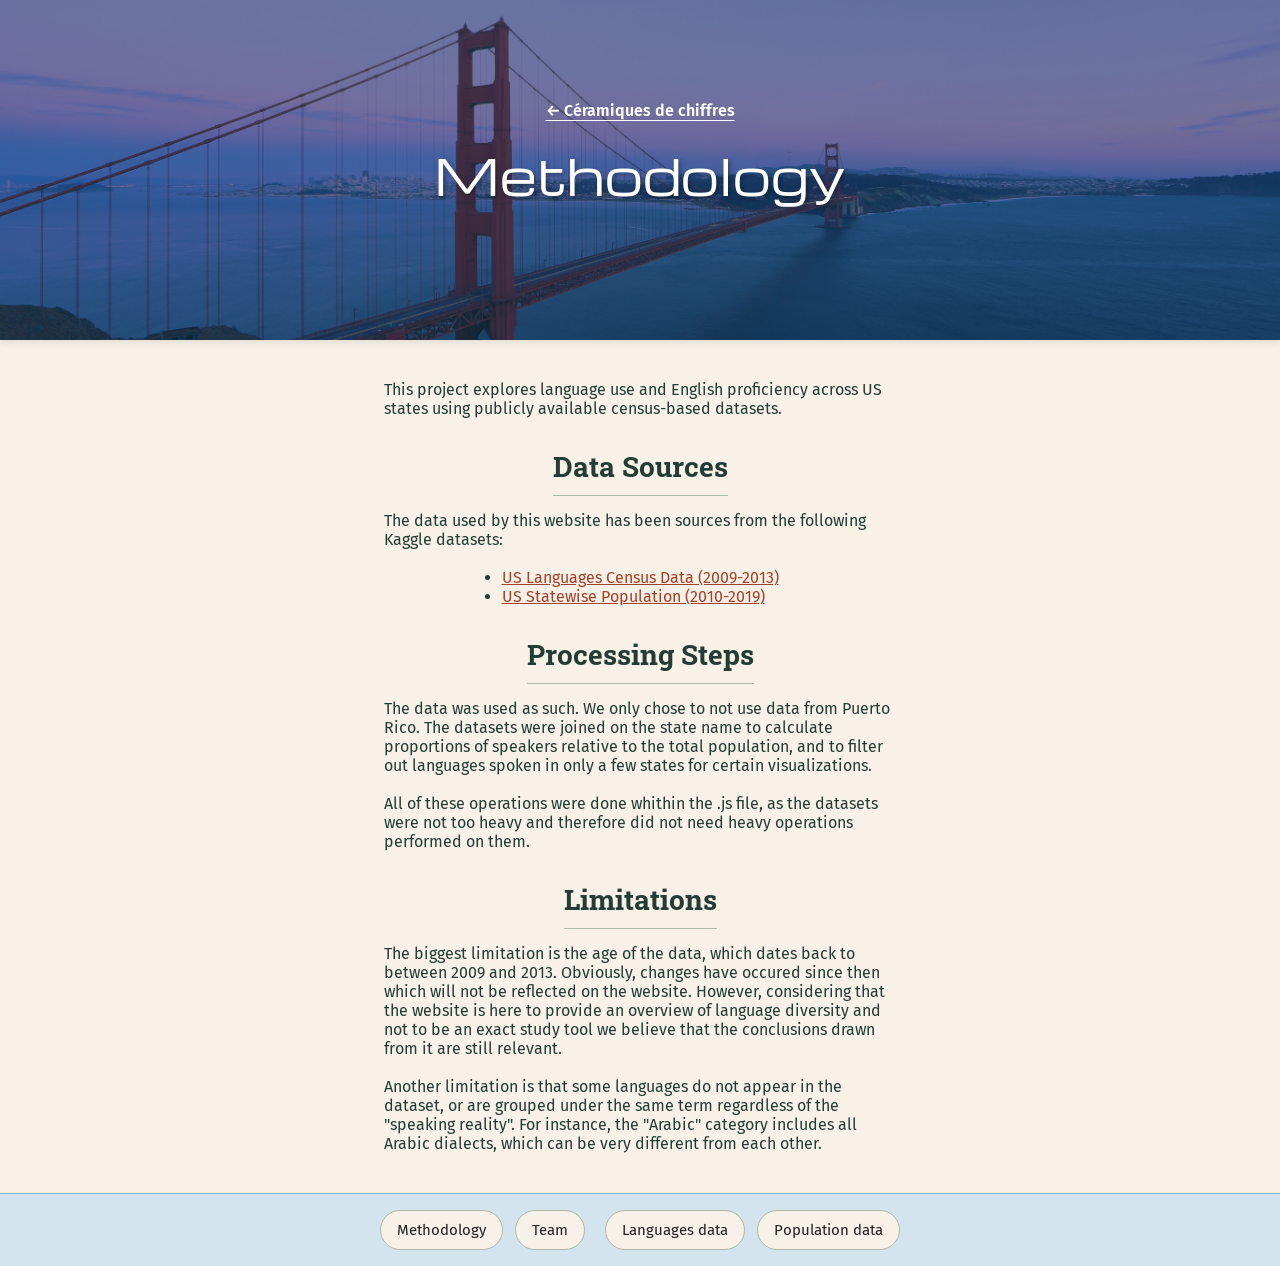
<file: languages-of-america/methodology.html>
<!DOCTYPE html>
<html lang="en">
<head>
    <meta charset="UTF-8">
    <meta name="viewport" content="width=device-width, initial-scale=1.0">
    <title>Methodology</title>
    <link rel="stylesheet" href="style.css">
    <link rel="preconnect" href="https://fonts.googleapis.com">
    <link rel="preconnect" href="https://fonts.gstatic.com" crossorigin>
    <link href="https://fonts.googleapis.com/css2?family=Michroma&display=swap" rel="stylesheet">
</head>
<body>
    <header class="site-header">
        <img src="../pictures/golden_gate.jpg" alt="">
        <div class="hero">
            <a class="home-link" href="../index.html">← Céramiques de chiffres</a>
            <h1>Methodology</h1>
        </div>
    </header>

    <p>This project explores language use and English proficiency across US states using publicly available census-based datasets.</p>

    <h2>Data Sources</h2>
    <p>
        The data used by this website has been sources from the following Kaggle datasets:
        <br><br>
        <ul>
            <li><a href="https://www.kaggle.com/datasets/amartinson193/us-languages-census-data-20092013" target="_blank" rel="noopener">US Languages Census Data (2009-2013)</a></li>
            <li><a href="https://www.kaggle.com/datasets/quarkspark/us-statewise-population-2010-2019" target="_blank" rel="noopener">US Statewise Population (2010-2019)</a></li>
        </ul>    
    </p>

    <h2>Processing Steps</h2>
    <p>
        The data was used as such. We only chose to not use data from Puerto Rico.
        The datasets were joined on the state name to calculate proportions of speakers relative to the total population, and to filter out languages spoken in only a few states for certain visualizations.
        <br><br>
        All of these operations were done whithin the .js file, as the datasets were not too heavy and therefore did not need heavy operations performed on them.
    </p>

    <h2>Limitations</h2>
    <p>The biggest limitation is the age of the data, which dates back to between 2009 and 2013.
        Obviously, changes have occured since then which will not be reflected on the website. 
        However, considering that the website is here to provide an overview of language diversity and not to be an exact study tool
        we believe that the conclusions drawn from it are still relevant.
        <br><br>
        Another limitation is that some languages do not appear in the dataset, or are grouped under the same term regardless of the "speaking reality".
        For instance, the "Arabic" category includes all Arabic dialects, which can be very different from each other.
    </p>

    <footer class="site-footer">
        <div class="footer-links">
            <a href="methodology.html">Methodology</a>
            <a href="team.html">Team</a>
        </div>
        <div class="footer-links">
            <a href="https://www.kaggle.com/datasets/amartinson193/us-languages-census-data-20092013" target="_blank" rel="noopener">Languages data</a>
            <a href="https://www.kaggle.com/datasets/quarkspark/us-statewise-population-2010-2019" target="_blank" rel="noopener">Population data</a>
        </div>
    </footer>
</body>
</html>
</file>
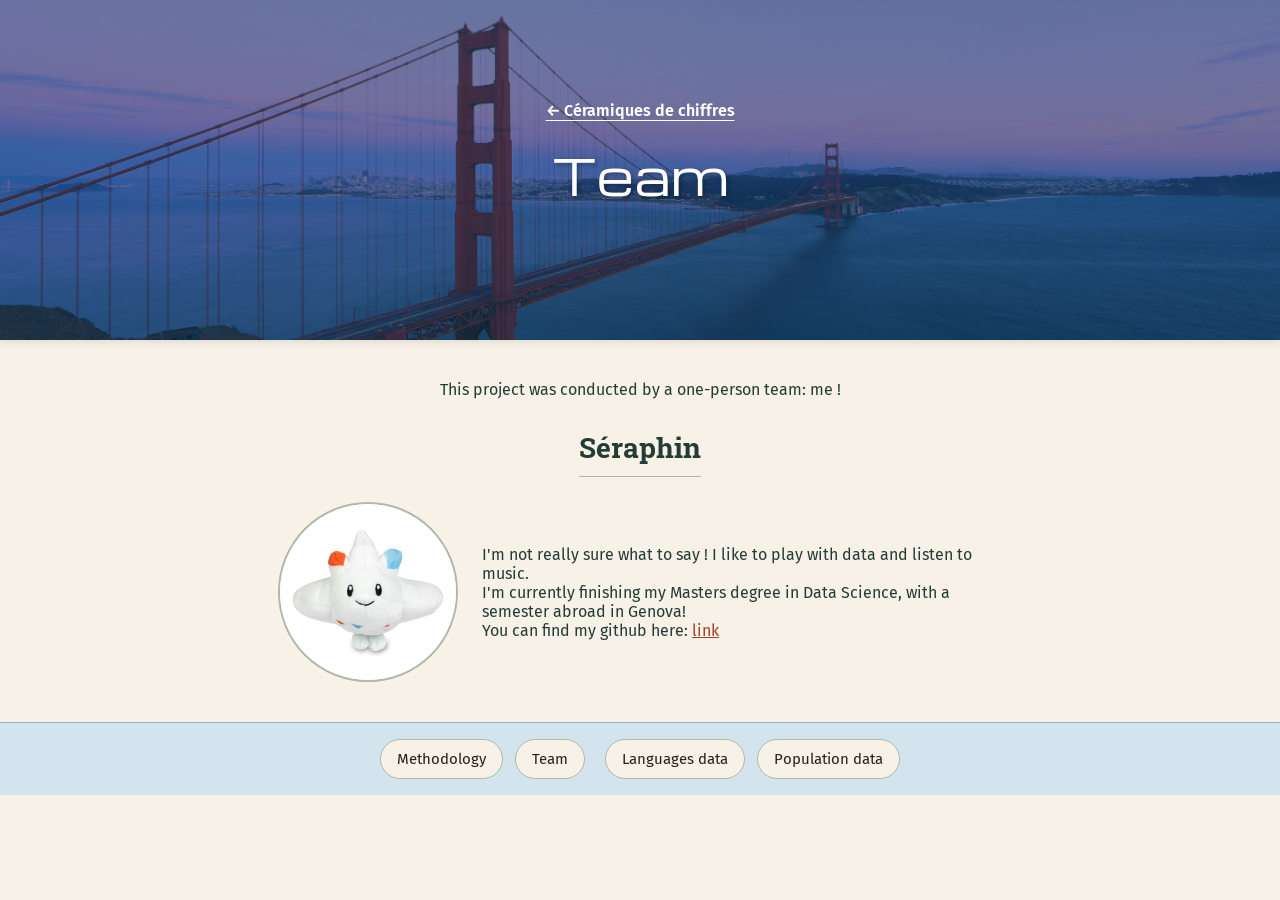
<file: languages-of-america/team.html>
<!DOCTYPE html>
<html lang="en">
<head>
    <meta charset="UTF-8">
    <meta name="viewport" content="width=device-width, initial-scale=1.0">
    <title>Team</title>
    <link rel="stylesheet" href="style.css">
    <link rel="preconnect" href="https://fonts.googleapis.com">
    <link rel="preconnect" href="https://fonts.gstatic.com" crossorigin>
    <link href="https://fonts.googleapis.com/css2?family=Michroma&display=swap" rel="stylesheet">
</head>
<body class="team-page">
    <header class="site-header">
        <img src="../pictures/golden_gate.jpg" alt="">
        <div class="hero">
            <a class="home-link" href="../index.html">← Céramiques de chiffres</a>
            <h1>Team</h1>
        </div>
    </header>

    <p>This project was conducted by a one-person team: me !</p>

    <h2>Séraphin</h2>
    <div class="team-bio">
        <div class="team-photo-wrap">
            <img src="team_picture.jpg" alt="Team photo" class="team-photo">
        </div>
        <p>I'm not really sure what to say ! I like to play with data and 
            listen to music. <br>I'm currently finishing my Masters degree in Data Science, with a semester abroad
            in Genova!
            <br>You can find my github here: <a href="https://github.com/seraphinpoirier" target="_blank" rel="noopener">link</a>
        </p>
    </div>

    <footer class="site-footer">
        <div class="footer-links">
            <a href="methodology.html">Methodology</a>
            <a href="team.html">Team</a>
        </div>
        <div class="footer-links">
            <a href="https://www.kaggle.com/datasets/amartinson193/us-languages-census-data-20092013" target="_blank" rel="noopener">Languages data</a>
            <a href="https://www.kaggle.com/datasets/quarkspark/us-statewise-population-2010-2019" target="_blank" rel="noopener">Population data</a>
        </div>
    </footer>
</body>
</html>
</file>
<file: languages-of-america/style.css>
@import url('https://fonts.googleapis.com/css2?family=Roboto+Slab:wght@400;700&family=Fira+Sans:wght@400;500;700&display=swap');

* {
        margin: 0;
        padding: 0;
        box-sizing: border-box;
    }
      
    body {
        font-family: 'Fira Sans', sans-serif;
        display: flex;
        flex-direction: column;
        background: #f7f1e7;
        color: #233d36;
    }

    a { color: #a3412b; }

    .subtitle {
        text-align: center;
        font-size: 1.2rem;
        margin-top: -20px;
        margin-bottom: 20px;
    }
    
    body > *:not(header) {
        max-width: 90%;
        margin-left: auto;
        margin-right: auto;
    }
       
    .site-header {
        position: relative;
        min-height: 340px;
        display: grid;
        place-items: center;
        background: #0b3954;
        color: white;
        text-align: center;
        box-shadow: 0 2px 8px rgba(0, 0, 0, 0.1);
    }

    .site-header::after {
        content: '';
        position: absolute;
        inset: 0;
        background: rgba(11, 57, 84, 0.55);
    }

    .site-header img {
        position: absolute;
        inset: 0;
        width: 100%;
        height: 100%;
        object-fit: cover;
    }

    .site-header .hero {
        position: relative;
        z-index: 1;
        padding: 30px 20px 50px;
    }

    .site-header .hero h1 {
        padding: 0;
        margin: 0 0 10px;
        color: white;
        text-shadow: 2px 2px 4px rgba(0, 0, 0, 0.3);
    }

    .site-header .hero p {
        padding: 0;
        margin: 0;
        font-size: 1.1em;
        opacity: 0.95;
    }

    .home-link {
        display: inline-block;
        margin-bottom: 20px;
        color: inherit !important;
        font-weight: 600;
        text-underline-offset: 4px;
    }

    .home-link:focus-visible {
        outline: 3px solid currentColor;
        outline-offset: 4px;
    }

    .photo-credit {
        position: absolute;
        z-index: 1;
        bottom: 8px;
        right: 12px;
        padding: 3px 6px !important;
        background: rgba(11, 57, 84, 0.8);
        border-radius: 3px;
        font-size: .75rem;
    }

    .photo-credit a { color: white; }

    .course-note {
        display: flex;
        align-items: center;
        justify-content: center;
        gap: 20px;
        margin: 10px auto 20px;
    }

    .course-note img {
        height: 70px;
        flex: 0 0 auto;
    }

    .course-note p {
        padding: 0;
        font-style: italic;
    }

    h1 {
        text-align: center;
        padding: 30px 20px;
        font-size: 36px;
        font-family: 'Roboto Slab', serif;
        color: #d9684a;
   }
    
    h2, h3 {
        font-family: 'Roboto Slab', serif;
        margin-top: 30px;
        margin-bottom: 15px;
    }
    
    h2 {
        font-size: 28px;
        border-bottom: 1px solid #aeb8a9;
        padding-bottom: 10px;
    }
    
    h3 {
        font-size: 22px;
    }

    p{
        padding-left: 25%;
        padding-right: 25%;
        
    }
    
    #map-container {
        margin: 20px 0;
        display: flex;
        justify-content: center;
    }
    
    /* Layout: map and language list side-by-side */
    .map-and-list {
        display: flex;
        gap: 20px;
        align-items: flex-start;
        width: 100%;
    }

    #map-container {
        flex: 1 1 60%;
        display: flex;
        justify-content: center;
    }

    #map-container svg {
        width: 100%;
        max-width: 1000px;
        height: 600px;
        display: block;
    }

    #selected-state-info {
        flex: 0 0 320px;
        background: #ffffff;
        border: 1px solid #ddd;
        padding: 12px;
        display: flex;
        flex-direction: column;
        max-height: 600px;
        overflow-y: auto;
    }

    /* Pie chart section */
    #pie-section {
        margin-top: 20px;
    }

    .pie-controls {
        display: flex;
        justify-content: center;
        gap: 12px;
        margin-bottom: 8px;
        align-items: center;
    }

    #pie-container {
        display: flex;
        gap: 12px;
        justify-content: center;
        align-items: stretch;
    }

    .pie-box {
        flex: 0 0 360px;
        max-width: 48%;
        height: 480px;
        background: #fff;
        border: 1px solid #ddd;
        padding: 12px;
        border-radius: 6px;
        display: flex;
        flex-direction: column;
        align-items: center;
    }

    .pie-box .pie-caption {
        font-family: 'Fira Sans', sans-serif;
        font-size: 13px;
        margin-bottom: 8px;
        text-align: center;
    }

    .pie-box svg {
        width: 100%;
        height: 100%;
        display: block;
    }

    .pie-info {
        margin-top: 8px;
        font-size: 13px;
        color: #333;
        min-height: 22px;
        text-align: center;
        font-family: 'Fira Sans', sans-serif;
    }

    /* Dot chart */
    #dot-section {
        margin-top: 20px;
        width: 100%;
        max-width: 1200px;
        margin-left: auto;
        margin-right: auto;
    }

    #dot-container {
        width: 100%;
        max-width: 1200px;
        height: 480px;
        background: #fff;
        border: 1px solid #ddd;
        padding: 12px;
        border-radius: 6px;
    }

    .dot-controls {
        display: flex;
        justify-content: center;
        gap: 12px;
        margin-bottom: 8px;
        align-items: center;
    }

    #language-search {
        padding: 8px 12px;
        font-size: 14px;
        border: 1px solid #ddd;
        border-radius: 4px;
        font-family: 'Fira Sans', sans-serif;
        width: 250px;
    }

    #language-search:focus {
        outline: none;
        border-color: #333;
        box-shadow: 0 0 4px rgba(0, 0, 0, 0.1);
    }

    .dot-tooltip {
        position: absolute;
        pointer-events: none;
        background: rgba(0,0,0,0.8);
        color: white;
        padding: 6px 8px;
        border-radius: 4px;
        font-size: 12px;
        font-family: 'Fira Sans', sans-serif;
        z-index: 1000;
    }

    .histogram-tooltip {
        position: absolute;
        pointer-events: none;
        background: rgba(0,0,0,0.8);
        color: #fff;
        padding: 6px 8px;
        border-radius: 4px;
        font-size: 12px;
        font-family: 'Fira Sans', sans-serif;
        z-index: 1000;
    }

    /* Bar chart */
    #bar-section {
        margin-top: 20px;
        width: 100%;
        max-width: 1200px;
        margin-left: auto;
        margin-right: auto;
    }

    #bar-container {
        width: 100%;
        max-width: 1200px;
        height: 700px;
        background: #fff;
        border: 1px solid #ddd;
        padding: 16px;
        border-radius: 6px;
    }

    .bar-label {
        font-size: 12px;
        font-family: 'Fira Sans', sans-serif;
        fill: #222;
    }

    .bar-controls {
        display: flex;
        justify-content: center;
        gap: 20px;
        margin-bottom: 8px;
        align-items: center;
    }

    .bar-controls label {
        display: flex;
        align-items: center;
        gap: 6px;
        font-family: 'Fira Sans', sans-serif;
        font-size: 14px;
        cursor: pointer;
    }

    .bar-controls input[type="checkbox"] {
        cursor: pointer;
    }

    /* Box plot section */
    #boxplot-section {
        margin-top: 20px;
        width: 100%;
        max-width: 1200px;
        margin-left: auto;
        margin-right: auto;
    }

    #boxplot-container {
        width: 100%;
        max-width: 1200px;
        background: #fff;
        border: 1px solid #ddd;
        padding: 16px;
        border-radius: 6px;
        min-height: 360px;
    }

    #boxplot-container svg {
        width: 100%;
        height: auto;
        display: block;
    }

    #language-search-section {
        display: flex;
        justify-content: center;
        align-items: center;
        gap: 12px;
        margin-bottom: 12px;
    }

    #language-map-search {
        padding: 8px 12px;
        font-size: 14px;
        border: 1px solid #ddd;
        border-radius: 4px;
        font-family: 'Fira Sans', sans-serif;
        width: 280px;
    }

    #language-map-search:focus {
        outline: none;
        border-color: #333;
        box-shadow: 0 0 4px rgba(0, 0, 0, 0.1);
    }

    .site-footer {
        margin-top: 40px;
        background: #d3e4ee;
        padding: 16px 20px;
        border-top: 1px solid #8fb2c7;
        display: flex;
        justify-content: center;
        gap: 20px;
        flex-wrap: wrap;
        width: 100%;
        max-width: 100% !important;
        margin-left: 0;
        margin-right: 0;
        box-sizing: border-box;
    }

    .site-footer .footer-links {
        display: flex;
        gap: 12px;
        flex-wrap: wrap;
        justify-content: center;
    }

    .site-footer a {
        text-decoration: none !important;
        color: #222 !important;
        background: #fff;
        border: 1px solid #ddd;
        padding: 10px 16px;
        border-radius: 999px;
        font-size: 15px;
        font-family: 'Fira Sans', sans-serif;
        display: inline-block;
        transition: background-color 0.2s, border-color 0.2s;
    }

    .site-footer a:hover {
        background: #e9e9e9;
        border-color: #cfcfcf;
    }

    #languages-container table {
        width: 100%;
    }
    
    table {
        width: 100%;
        border-collapse: collapse;
        margin-top: 20px;
    }
    
    table th {
        padding: 12px;
        text-align: left;
        border-bottom: 2px solid #333;
        font-weight: bold;
        background-color: #f5f5f5;
        font-family: 'Roboto Slab', serif;
    }
    
    table td {
        padding: 10px 12px;
        border-bottom: 1px solid #ddd;
    }
    
    table tr:hover {
        background-color: #f9f9f9;
    }
    
    #selected-state-info {
        margin-top: 40px;
    }

    /* Remove extra top margin for the h3 inside the selected-state panel */
    #selected-state-info h3 {
        margin-top: 0;
        padding-top: 0;
    }

    /* centered controls for histogram */
    .english-histogram-controls {
        display: flex;
        justify-content: center;
        align-items: center;
        gap: 20px;
        margin: 15px 0;
    }

    #english-histogram-container {
        position: relative;
    }

    .english-histogram-controls label {
        display: flex;
        align-items: center;
        gap: 6px;
        cursor: pointer;
    }

    .english-histogram-controls input[type="checkbox"] {
        cursor: pointer;
    }

    .team-bio {
        display: flex;
        gap: 24px;
        align-items: center;
        max-width: 900px;
        margin: 10px auto 0 auto;
    }

    .team-photo-wrap {
        display: flex;
        justify-content: center;
        flex: 0 0 auto;
    }

    .team-photo {
        width: 180px;
        height: 180px;
        border-radius: 50%;
        object-fit: cover;
        border: 2px solid #ddd;
    }

    .team-page h2 {
        text-align: center;
        margin-left: auto;
        margin-right: auto;
    }

    .team-page p {
        padding-left: 0;
        padding-right: 0;
    }

    .team-bio p {
        text-align: left;
        margin: 0;
        max-width: 520px;
    }

#language-map-container {
    width: 100%;
    max-width: 1200px;
    height: 640px;
    background: #fff;
    border: 1px solid #ddd;
    padding: 12px;
    border-radius: 6px;
    margin-bottom: 20px;
}

/* Chart panels share one background taken from the header photo (bridge orange, lightened) */
#selected-state-info,
.pie-box,
#dot-container,
#bar-container,
#boxplot-container,
#language-map-container,
#english-proficiency-map-container,
#english-histogram-container,
#map-container {
    background: #d3e4ee;
    border: 1px solid #8fb2c7;
}

#english-proficiency-map-container,
#english-histogram-container {
    width: 100%;
    max-width: 1200px;
    padding: 12px;
    border-radius: 6px;
    margin-bottom: 20px;
}

.site-header + p,
.site-header + .team-bio { margin-top: 40px; }

.site-header .hero h1 {
    font-family: 'Michroma', sans-serif;
    font-weight: 400;
    font-size: clamp(1.6rem, 5vw, 3rem);
    overflow-wrap: anywhere;
}

#map-container {
    padding: 12px;
    border-radius: 6px;
}

#map-container svg {
    height: auto;
}

#language-search,
#language-map-search,
#pie-state-select {
    background: #fbf7ee;
    border: 1px solid #aeb8a9;
}

table th {
    background-color: #d5dac3;
    border-bottom-color: #233d36;
}

table td { border-bottom-color: #aeb8a9; }

table tr:hover { background-color: #dfe3cd; }

.site-footer a {
    background: #f7f1e7;
    border-color: #aeb8a9;
}

.site-footer a:hover {
    background: #fbf7ee;
    border-color: #233d36;
}

.team-photo { border-color: #aeb8a9; }

@media (max-width: 700px) {
    .course-note { flex-direction: column; text-align: center; }
    .site-header { min-height: 260px; }
    p {
        padding-left: 5%;
        padding-right: 5%;
    }

    .map-and-list {
        flex-direction: column;
    }

    #selected-state-info {
        flex-basis: auto;
        width: 100%;
    }

    .team-bio {
        flex-direction: column;
        text-align: center;
    }

    .team-bio p {
        text-align: center;
    }
}
</file>
